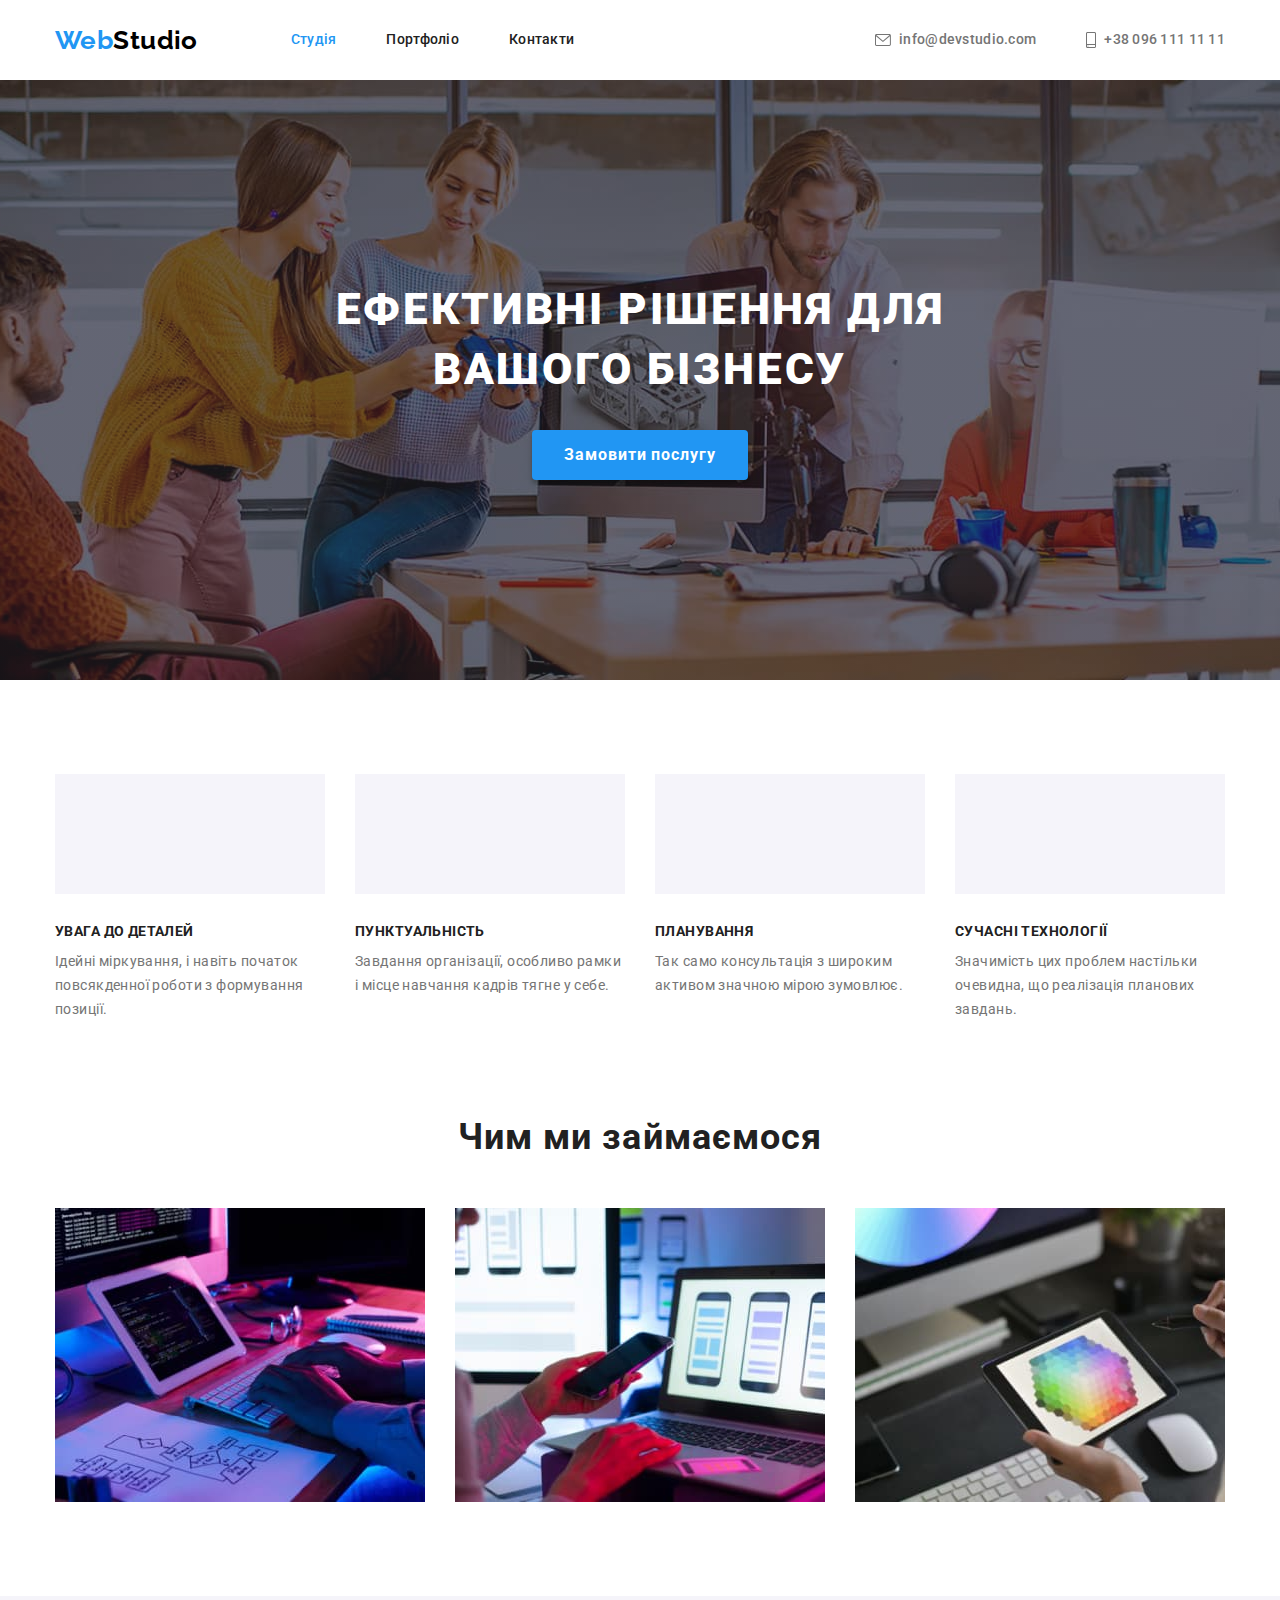
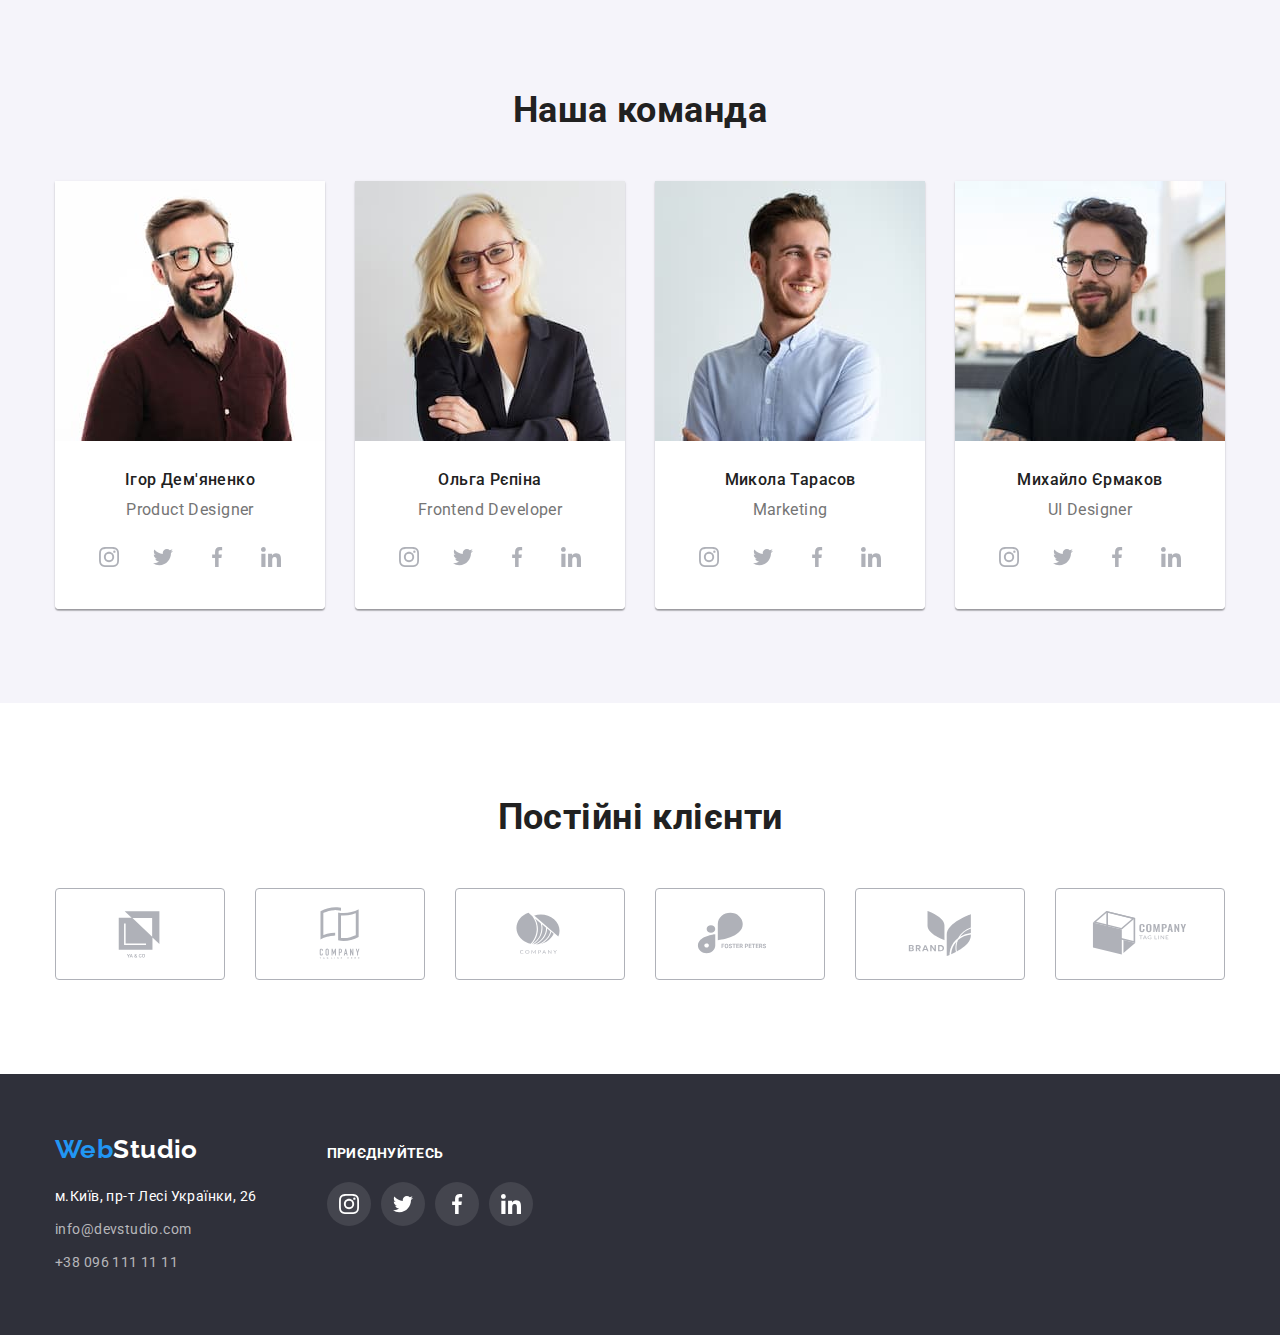
<file: index.html>
<!DOCTYPE html>
<html lang="uk">
  <head>
    <meta charset="UTF-8" />
    <meta http-equiv="X-UA-Compatible" content="IE=edge" />
    <meta name="viewport" content="width=device-width, initial-scale=1.0" />
    <title>goit-markup-hw-04</title>
    <link rel="preconnect" href="https://fonts.googleapis.com" />
    <link rel="preconnect" href="https://fonts.gstatic.com" crossorigin />
    <link
      href="https://fonts.googleapis.com/css2?family=Raleway:wght@700&family=Roboto:wght@400;500;700;900&display=swap"
      rel="stylesheet"
    />
    <link rel="stylesheet" href="./css/normalize-style.css" />
    <link rel="stylesheet" href="./css/style.css" />
  </head>
  <body>
    <!-- Панель навігації -->
    <header class="header">
      <div class="container">
        <a href="./index.html" class="logo" lang="en"><span class="logo-span">Web</span>Studio</a>
        <nav class="navigation">
          <ul class="navigation-list">
            <li class="navigation-item">
              <a href="./index.html" class="navigation-link current">Студія</a>
            </li>
            <li class="navigation-item">
              <a href="./portfolio.html" class="navigation-link">Портфоліо</a>
            </li>
            <li class="navigation-item">
              <a href="./temp.html" class="navigation-link">Контакти</a>
            </li>
          </ul>
        </nav>
        <div class="header-contacts">
          <a href="mailto:info@devstudio.com" class="contacts-link">
            <svg class="icon-mail">
              <use href="./icon/symbol-defs.svg#icon-mail"></use>
            </svg>
            info@devstudio.com
          </a>
          <a href="tel:+380961111111" class="contacts-link">
            <svg class="icon-phone">
              <use href="./icon/symbol-defs.svg#icon-smartphone"></use>
            </svg>
            +38 096 111 11 11
          </a>
        </div>
      </div>
    </header>
    <main>
      <!-- Hero -->
      <section class="hero">
        <div class="container">
          <h1 class="title-main">Ефективні рішення для вашого бізнесу</h1>
          <button type="button" class="button-main">Замовити послугу</button>
        </div>
      </section>
      <!-- Переваги -->
      <section class="advantage">
        <div class="container">
          <h2 class="visually-hidden">переваги</h2>
          <ul class="advantage-list">
            <li class="advantage-item">
              <div class="advantage-icon-div">
                <svg class="advantage-icon">
                  <use href="./icon/symbol-defs.svg#icon-antenna"></use>
                </svg>
              </div>
              <h3 class="advantage-title">увага до деталей</h3>
              <p class="advantage-text">
                Ідейні міркування, і навіть початок повсякденної роботи з формування позиції.
              </p>
            </li>
            <li class="advantage-item">
              <div class="advantage-icon-div">
                <svg class="advantage-icon">
                  <use href="./icon/symbol-defs.svg#icon-clock"></use>
                </svg>
              </div>
              <h3 class="advantage-title">пунктуальність</h3>
              <p class="advantage-text">
                Завдання організації, особливо рамки і місце навчання кадрів тягне у себе.
              </p>
            </li>
            <li class="advantage-item">
              <div class="advantage-icon-div">
                <svg class="advantage-icon">
                  <use href="./icon/symbol-defs.svg#icon-diagram"></use>
                </svg>
              </div>
              <h3 class="advantage-title">планування</h3>
              <p class="advantage-text">
                Так само консультація з широким активом значною мірою зумовлює.
              </p>
            </li>
            <li class="advantage-item">
              <div class="advantage-icon-div">
                <svg class="advantage-icon">
                  <use href="./icon/symbol-defs.svg#icon-astronaut"></use>
                </svg>
              </div>
              <h3 class="advantage-title">сучасні технології</h3>
              <p class="advantage-text">
                Значимість цих проблем настільки очевидна, що реалізація планових завдань.
              </p>
            </li>
          </ul>
        </div>
      </section>
      <!-- Чим ми займаємося -->
      <section class="what-we-do">
        <div class="container">
          <h2 class="what-we-do-title">Чим ми займаємося</h2>
          <ul class="what-we-do-list">
            <li>
              <img src="images/img1min.jpg" width="370" alt="img1" />
            </li>
            <li>
              <img src="images/img2min.jpg" width="370" alt="img2" />
            </li>
            <li>
              <img src="images/img3min.jpg" width="370" alt="img3" />
            </li>
          </ul>
        </div>
      </section>
      <!-- Наша команда -->
      <section class="team">
        <div class="container">
          <h2 class="team-title">Наша команда</h2>
          <ul class="team-list">
            <li class="team-item">
              <img src="images/team81sq.jpg" width="270" alt="Ігор Дем'яненко" />
              <div class="card-description">
                <h3 class="team-name">Ігор Дем'яненко</h3>
                <p class="team-description">Product Designer</p>
                <ul class="team-soc-list">
                  <li class="team-soc-item">
                    <a
                      class="team-soc-link"
                      href="https://www.instagram.com/"
                      target="_blank"
                      rel="noreferrer
                      noopener
                      nofollow"
                    >
                      <svg class="team-soc-icon">
                        <use href="./icon/symbol-defs.svg#icon-instagram"></use>
                      </svg>
                    </a>
                  </li>
                  <li class="team-soc-item">
                    <a
                      class="team-soc-link"
                      href="https://twitter.com/"
                      target="_blank"
                      rel="noreferrer
                      noopener
                      nofollow"
                      ><svg class="team-soc-icon">
                        <use href="./icon/symbol-defs.svg#icon-twitter"></use>
                      </svg>
                    </a>
                  </li>
                  <li class="team-soc-item">
                    <a
                      class="team-soc-link"
                      href="https://www.facebook.com/"
                      target="_blank"
                      rel="noreferrer
                      noopener
                      nofollow"
                      ><svg class="team-soc-icon">
                        <use href="./icon/symbol-defs.svg#icon-facebook"></use>
                      </svg>
                    </a>
                  </li>
                  <li class="team-soc-item">
                    <a
                      class="team-soc-link"
                      href="https://www.linkedin.com/"
                      target="_blank"
                      rel="noreferrer
                      noopener
                      nofollow"
                      ><svg class="team-soc-icon">
                        <use href="./icon/symbol-defs.svg#icon-linkedin"></use>
                      </svg>
                    </a>
                  </li>
                </ul>
              </div>
            </li>
            <li class="team-item">
              <img src="images/team82sq.jpg" width="270" alt="Ольга Рєпіна" />
              <div class="card-description">
                <h3 class="team-name">Ольга Рєпіна</h3>
                <p class="team-description">Frontend Developer</p>
                <ul class="team-soc-list">
                  <li class="team-soc-item">
                    <a
                      class="team-soc-link"
                      href="https://www.instagram.com/"
                      target="_blank"
                      rel="noreferrer
                      noopener
                      nofollow"
                    >
                      <svg class="team-soc-icon">
                        <use href="./icon/symbol-defs.svg#icon-instagram"></use>
                      </svg>
                    </a>
                  </li>
                  <li class="team-soc-item">
                    <a
                      class="team-soc-link"
                      href="https://twitter.com/"
                      target="_blank"
                      rel="noreferrer
                      noopener
                      nofollow"
                      ><svg class="team-soc-icon">
                        <use href="./icon/symbol-defs.svg#icon-twitter"></use>
                      </svg>
                    </a>
                  </li>
                  <li class="team-soc-item">
                    <a
                      class="team-soc-link"
                      href="https://www.facebook.com/"
                      target="_blank"
                      rel="noreferrer
                      noopener
                      nofollow"
                      ><svg class="team-soc-icon">
                        <use href="./icon/symbol-defs.svg#icon-facebook"></use>
                      </svg>
                    </a>
                  </li>
                  <li class="team-soc-item soc-item-link">
                    <a
                      class="team-soc-link"
                      href="https://www.linkedin.com/"
                      target="_blank"
                      rel="noreferrer
                      noopener
                      nofollow"
                      ><svg class="team-soc-icon">
                        <use href="./icon/symbol-defs.svg#icon-linkedin"></use>
                      </svg>
                    </a>
                  </li>
                </ul>
              </div>
            </li>
            <li class="team-item">
              <img src="images/team83sq.jpg" width="270" alt="Микола Тарасов" />
              <div class="card-description">
                <h3 class="team-name">Микола Тарасов</h3>
                <p class="team-description">Marketing</p>
                <ul class="team-soc-list">
                  <li class="team-soc-item">
                    <a
                      class="team-soc-link"
                      href="https://www.instagram.com/"
                      target="_blank"
                      rel="noreferrer
                      noopener
                      nofollow"
                    >
                      <svg class="team-soc-icon">
                        <use href="./icon/symbol-defs.svg#icon-instagram"></use>
                      </svg>
                    </a>
                  </li>
                  <li class="team-soc-item">
                    <a
                      class="team-soc-link"
                      href="https://twitter.com/"
                      target="_blank"
                      rel="noreferrer
                      noopener
                      nofollow"
                      ><svg class="team-soc-icon">
                        <use href="./icon/symbol-defs.svg#icon-twitter"></use>
                      </svg>
                    </a>
                  </li>
                  <li class="team-soc-item">
                    <a
                      class="team-soc-link"
                      href="https://www.facebook.com/"
                      target="_blank"
                      rel="noreferrer
                      noopener
                      nofollow"
                      ><svg class="team-soc-icon">
                        <use href="./icon/symbol-defs.svg#icon-facebook"></use>
                      </svg>
                    </a>
                  </li>
                  <li class="team-soc-item">
                    <a
                      class="team-soc-link"
                      href="https://www.linkedin.com/"
                      target="_blank"
                      rel="noreferrer
                      noopener
                      nofollow"
                      ><svg class="team-soc-icon">
                        <use href="./icon/symbol-defs.svg#icon-linkedin"></use>
                      </svg>
                    </a>
                  </li>
                </ul>
              </div>
            </li>
            <li class="team-item">
              <img src="images/team84sq.jpg" width="270" alt="Михайло Єрмаков" />
              <div class="card-description">
                <h3 class="team-name">Михайло Єрмаков</h3>
                <p class="team-description">UI Designer</p>
                <ul class="team-soc-list">
                  <li class="team-soc-item">
                    <a
                      class="team-soc-link"
                      href="https://www.instagram.com/"
                      target="_blank"
                      rel="noreferrer
                      noopener
                      nofollow"
                    >
                      <svg class="team-soc-icon">
                        <use href="./icon/symbol-defs.svg#icon-instagram"></use>
                      </svg>
                    </a>
                  </li>
                  <li class="team-soc-item">
                    <a
                      class="team-soc-link"
                      href="https://twitter.com/"
                      target="_blank"
                      rel="noreferrer
                      noopener
                      nofollow"
                      ><svg class="team-soc-icon">
                        <use href="./icon/symbol-defs.svg#icon-twitter"></use>
                      </svg>
                    </a>
                  </li>
                  <li class="team-soc-item">
                    <a
                      class="team-soc-link"
                      href="https://www.facebook.com/"
                      target="_blank"
                      rel="noreferrer
                      noopener
                      nofollow"
                      ><svg class="team-soc-icon">
                        <use href="./icon/symbol-defs.svg#icon-facebook"></use>
                      </svg>
                    </a>
                  </li>
                  <li class="team-soc-item">
                    <a
                      class="team-soc-link"
                      href="https://www.linkedin.com/"
                      target="_blank"
                      rel="noreferrer
                      noopener
                      nofollow"
                      ><svg class="team-soc-icon">
                        <use href="./icon/symbol-defs.svg#icon-linkedin"></use>
                      </svg>
                    </a>
                  </li>
                </ul>
              </div>
            </li>
          </ul>
        </div>
      </section>
      <!-- Постійні Клієнти -->
      <section class="clients">
        <div class="container">
          <h2 class="clients-title">Постійні клієнти</h2>
          <ul class="clients-list">
            <li class="clients-item">
              <a
                class="client-link"
                href="#"
                target="_blank"
                rel="noreferrer
                      noopener
                      nofollow"
              >
                <svg class="clients-icon">
                  <use href="./icon/symbol-defs.svg#icon-Logoyaco"></use>
                </svg>
              </a>
            </li>
            <li class="clients-item">
              <a
                class="client-link"
                href="#"
                target="_blank"
                rel="noreferrer
                      noopener
                      nofollow"
              >
                <svg class="clients-icon">
                  <use href="./icon/symbol-defs.svg#icon-Logoteg"></use>
                </svg>
              </a>
            </li>
            <li class="clients-item">
              <a
                class="client-link"
                href="#"
                target="_blank"
                rel="noreferrer
                      noopener
                      nofollow"
              >
                <svg class="clients-icon">
                  <use href="./icon/symbol-defs.svg#icon-Logocom"></use>
                </svg>
              </a>
            </li>
            <li class="clients-item">
              <a
                class="client-link"
                href="#"
                target="_blank"
                rel="noreferrer
                      noopener
                      nofollow"
              >
                <svg class="clients-icon">
                  <use href="./icon/symbol-defs.svg#icon-Logofost"></use>
                </svg>
              </a>
            </li>
            <li class="clients-item">
              <a
                class="client-link"
                href="#"
                target="_blank"
                rel="noreferrer
                      noopener
                      nofollow"
              >
                <svg class="clients-icon">
                  <use href="./icon/symbol-defs.svg#icon-Logobrand"></use>
                </svg>
              </a>
            </li>
            <li class="clients-item">
              <a
                class="client-link"
                href="#"
                target="_blank"
                rel="noreferrer
                      noopener
                      nofollow"
              >
                <svg class="clients-icon">
                  <use href="./icon/symbol-defs.svg#icon-Logoline"></use>
                </svg>
              </a>
            </li>
          </ul>
        </div>
      </section>
    </main>
    <!-- Футер -->
    <footer class="footer">
      <div class="container">
        <div class="footer-contacts">
          <h2 class="visually-hidden">контакти <span lang="en">webstudio</span></h2>
          <a href="./index.html" class="logo footer-logo" lang="en"
            ><span class="logo-span">Web</span>Studio</a
          >
          <address class="footer-address">
            <ul class="footer-address-list">
              <li class="footer-address-item">
                <a
                  href="https://goo.gl/maps/Vq4ThPcJuNUEZJUE8"
                  target="_blank"
                  rel="noopener nofollow norefferer"
                  class="footer-address-link"
                >
                  м.Київ, пр-т Лесі Українки, 26
                </a>
              </li>
              <li class="footer-address-item">
                <a href="mailto:info@devstudio.com" class="footer-contacts">info@devstudio.com </a>
              </li>
              <li class="footer-address-item">
                <a href="tel:+380961111111" class="footer-contacts">+38 096 111 11 11</a>
              </li>
            </ul>
          </address>
        </div>
        <div class="footer-soc">
          <p class="footer-soc-title">приєднуйтесь</p>
          <ul class="footer-soc-list">
            <li class="footer-soc-item">
              <a
                class="footer-soc-link"
                href="https://www.instagram.com/"
                target="_blank"
                rel="noreferrer
                      noopener
                      nofollow"
              >
                <svg class="footer-soc-icon">
                  <use href="./icon/symbol-defs.svg#icon-instagram"></use>
                </svg>
              </a>
            </li>
            <li class="footer-soc-item">
              <a
                class="footer-soc-link"
                href="https://twitter.com/"
                target="_blank"
                rel="noreferrer
                      noopener
                      nofollow"
                ><svg class="footer-soc-icon">
                  <use href="./icon/symbol-defs.svg#icon-twitter"></use>
                </svg>
              </a>
            </li>
            <li class="footer-soc-item">
              <a
                class="footer-soc-link"
                href="https://www.facebook.com/"
                target="_blank"
                rel="noreferrer
                      noopener
                      nofollow"
                ><svg class="footer-soc-icon">
                  <use href="./icon/symbol-defs.svg#icon-facebook"></use>
                </svg>
              </a>
            </li>
            <li class="footer-soc-item">
              <a
                class="footer-soc-link"
                href="https://www.linkedin.com/"
                target="_blank"
                rel="noreferrer
                      noopener
                      nofollow"
                ><svg class="footer-soc-icon">
                  <use href="./icon/symbol-defs.svg#icon-linkedin"></use>
                </svg>
              </a>
            </li>
          </ul>
        </div>
      </div>
    </footer>
    <script src="./js/modal.js"></script>
  </body>
</html>
</file>
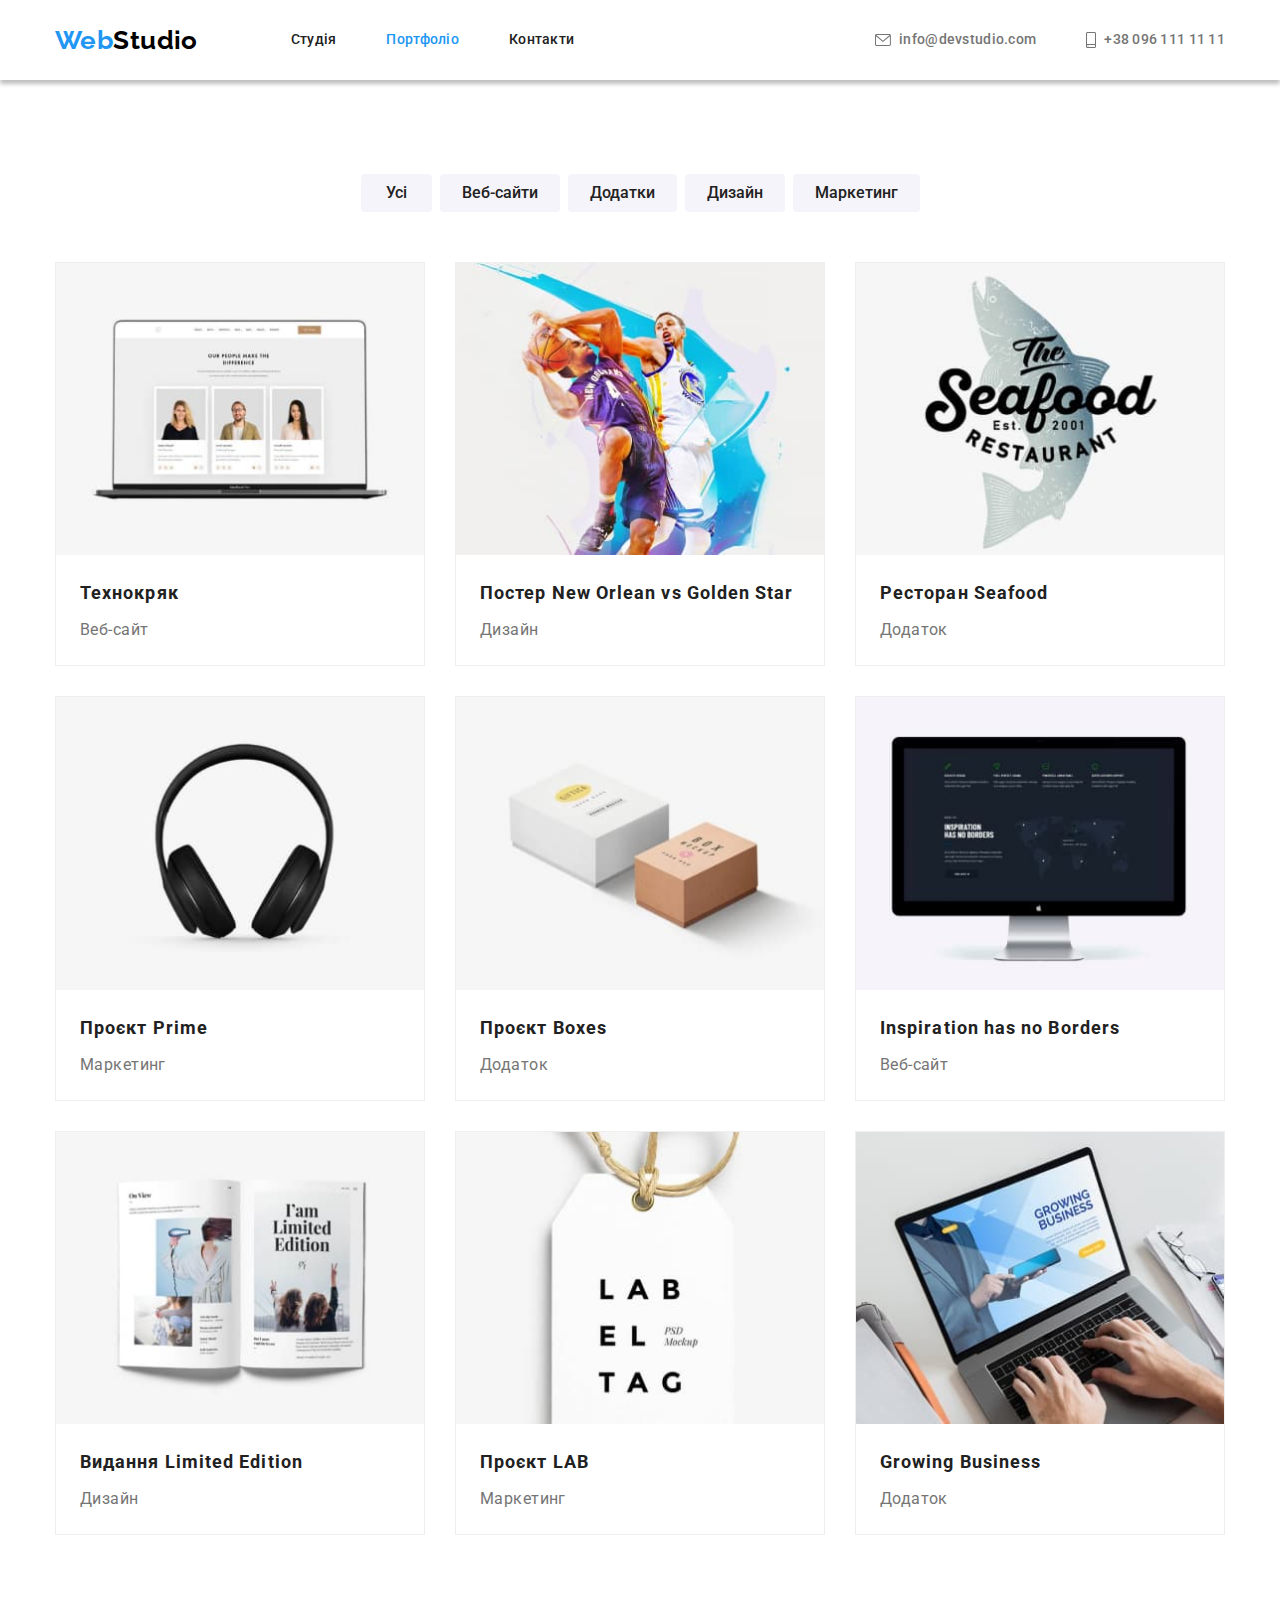
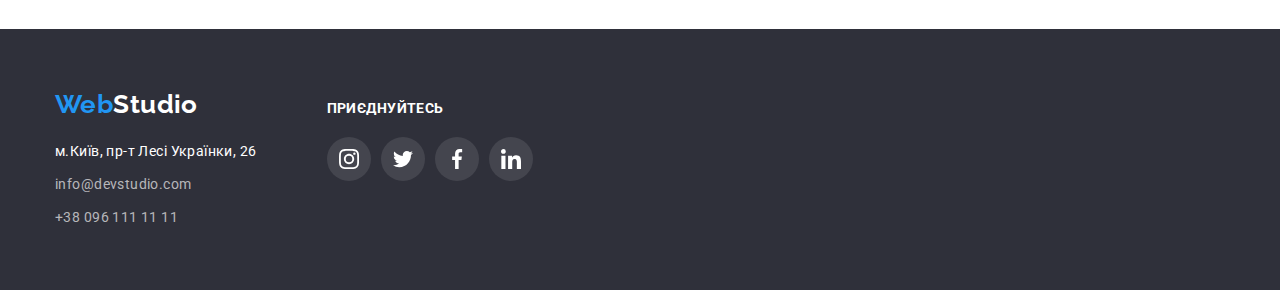
<file: portfolio.html>
<!DOCTYPE html>
<html lang="uk">
  <head>
    <meta charset="UTF-8" />
    <meta http-equiv="X-UA-Compatible" content="IE=edge" />
    <meta name="viewport" content="width=device-width, initial-scale=1.0" />
    <title>Portfolio</title>
    <link rel="preconnect" href="https://fonts.googleapis.com" />
    <link rel="preconnect" href="https://fonts.gstatic.com" crossorigin />
    <link
      href="https://fonts.googleapis.com/css2?family=Raleway:wght@700&family=Roboto:wght@400;500;700;900&display=swap"
      rel="stylesheet"
    />
    <link rel="stylesheet" href="./css/normalize-style.css" />
    <link rel="stylesheet" href="./css/style.css" />
  </head>
  <body>
    <!-- Панель навігації -->
    <header class="header">
      <div class="container">
        <a href="./index.html" class="logo" lang="en"><span class="logo-span">Web</span>Studio</a>
        <nav class="navigation">
          <ul class="navigation-list">
            <li class="navigation-item">
              <a href="./index.html" class="navigation-link">Студія</a>
            </li>
            <li class="navigation-item">
              <a href="./portfolio.html" class="navigation-link current">Портфоліо</a>
            </li>
            <li class="navigation-item">
              <a href="#" class="navigation-link">Контакти</a>
            </li>
          </ul>
        </nav>
        <div class="header-contacts">
          <a href="mailto:info@devstudio.com" class="contacts-link">
            <svg class="icon-mail">
              <use href="./icon/symbol-defs.svg#icon-mail"></use>
            </svg>
            info@devstudio.com
          </a>
          <a href="tel:+380961111111" class="contacts-link">
            <svg class="icon-phone">
              <use href="./icon/symbol-defs.svg#icon-smartphone"></use>
            </svg>
            +38 096 111 11 11
          </a>
        </div>
      </div>
    </header>
    <main>
      <section class="our-portfolio">
        <div class="container">
          <h1 class="visually-hidden">Our Portfolio</h1>
          <ul class="web-filter">
            <li><button type="button" class="filter-button all">Усі</button></li>
            <li><button type="button" class="filter-button">Веб-сайти</button></li>
            <li><button type="button" class="filter-button">Додатки</button></li>
            <li><button type="button" class="filter-button">Дизайн</button></li>
            <li><button type="button" class="filter-button">Маркетинг</button></li>
          </ul>
          <ul class="works">
            <li class="portfolio-card">
              <a href="#" class="portfolio-link">
                <img src="./images/techno.jpg" alt="Технокряк" width="370" />
                <div class="works-technology">
                  <h2 class="works-title">Технокряк</h2>
                  <p class="works-description">Веб-сайт</p>
                </div>
              </a>
            </li>
            <li class="portfolio-card">
              <a href="#" class="portfolio-link">
                <img src="./images/poster_golden_star.jpg" alt="Постер" width="370" />
                <div class="works-technology">
                  <h2 class="works-title">Постер New Orlean vs Golden Star</h2>
                  <p class="works-description">Дизайн</p>
                </div>
              </a>
            </li>
            <li class="portfolio-card">
              <a href="#" class="portfolio-link">
                <img src="./images/restaurant.jpg" alt="Ресторан" width="370" />
                <div class="works-technology">
                  <h2 class="works-title">Ресторан Seafood</h2>
                  <p class="works-description">Додаток</p>
                </div>
              </a>
            </li>
            <li class="portfolio-card">
              <a href="#" class="portfolio-link">
                <img src="./images/project_prime.jpg" alt="Проєкт Prime" width="370" />
                <div class="works-technology">
                  <h2 class="works-title">Проєкт Prime</h2>
                  <p class="works-description">Маркетинг</p>
                </div>
              </a>
            </li>
            <li class="portfolio-card">
              <a href="#" class="portfolio-link">
                <img src="./images/project_boxes.jpg" alt="Проєкт Boxes" width="370" />
                <div class="works-technology">
                  <h2 class="works-title">Проєкт Boxes</h2>
                  <p class="works-description">Додаток</p>
                </div>
              </a>
            </li>
            <li class="portfolio-card">
              <a href="#" class="portfolio-link">
                <img src="./images/inspiration.jpg" alt="Inspiration" width="370" />
                <div class="works-technology">
                  <h2 class="works-title">Inspiration has no Borders</h2>
                  <p class="works-description">Веб-сайт</p>
                </div>
              </a>
            </li>
            <li class="portfolio-card">
              <a href="#" class="portfolio-link">
                <img src="./images/limited_edition.jpg" alt="Видання" width="370" />
                <div class="works-technology">
                  <h2 class="works-title">Видання Limited Edition</h2>
                  <p class="works-description">Дизайн</p>
                </div>
              </a>
            </li>
            <li class="portfolio-card">
              <a href="#" class="portfolio-link">
                <img src="./images/project_lab.jpg" alt="Проєкт LAB" width="370" />
                <div class="works-technology">
                  <h2 class="works-title">Проєкт LAB</h2>
                  <p class="works-description">Маркетинг</p>
                </div>
              </a>
            </li>
            <li class="portfolio-card">
              <a href="#" class="portfolio-link">
                <img src="./images/growing_businesmin.jpg" alt="Growing Business" width="370" />
                <div class="works-technology">
                  <h2 class="works-title">Growing Business</h2>
                  <p class="works-description">Додаток</p>
                </div>
              </a>
            </li>
          </ul>
        </div>
      </section>
    </main>
    <footer class="footer">
      <div class="container">
        <div class="footer-contacts">
          <h2 class="visually-hidden">контакти <span lang="en">webstudio</span></h2>
          <a href="./index.html" class="logo footer-logo" lang="en"
            ><span class="logo-span">Web</span>Studio</a
          >
          <address class="footer-address">
            <ul class="footer-address-list">
              <li class="footer-address-item">
                <a
                  href="https://goo.gl/maps/Vq4ThPcJuNUEZJUE8"
                  target="_blank"
                  rel="noopener nofollow norefferer"
                  class="footer-address-link"
                >
                  м.Київ, пр-т Лесі Українки, 26
                </a>
              </li>
              <li class="footer-address-item">
                <a href="mailto:info@devstudio.com" class="footer-contacts">info@devstudio.com </a>
              </li>
              <li class="footer-address-item">
                <a href="tel:+380961111111" class="footer-contacts">+38 096 111 11 11</a>
              </li>
            </ul>
          </address>
        </div>
        <div class="footer-soc">
          <p class="footer-soc-title">приєднуйтесь</p>
          <ul class="footer-soc-list">
            <li class="footer-soc-item">
              <a
                class="footer-soc-link"
                href="https://www.instagram.com/"
                target="_blank"
                rel="noreferrer
                      noopener
                      nofollow"
              >
                <svg class="footer-soc-icon">
                  <use href="./icon/symbol-defs.svg#icon-instagram"></use>
                </svg>
              </a>
            </li>
            <li class="footer-soc-item">
              <a
                class="footer-soc-link"
                href="https://twitter.com/"
                target="_blank"
                rel="noreferrer
                      noopener
                      nofollow"
                ><svg class="footer-soc-icon">
                  <use href="./icon/symbol-defs.svg#icon-twitter"></use>
                </svg>
              </a>
            </li>
            <li class="footer-soc-item">
              <a
                class="footer-soc-link"
                href="https://www.facebook.com/"
                target="_blank"
                rel="noreferrer
                      noopener
                      nofollow"
                ><svg class="footer-soc-icon">
                  <use href="./icon/symbol-defs.svg#icon-facebook"></use>
                </svg>
              </a>
            </li>
            <li class="footer-soc-item">
              <a
                class="footer-soc-link"
                href="https://www.linkedin.com/"
                target="_blank"
                rel="noreferrer
                      noopener
                      nofollow"
                ><svg class="footer-soc-icon">
                  <use href="./icon/symbol-defs.svg#icon-linkedin"></use>
                </svg>
              </a>
            </li>
          </ul>
        </div>
      </div>
    </footer>
  </body>
</html>
</file>
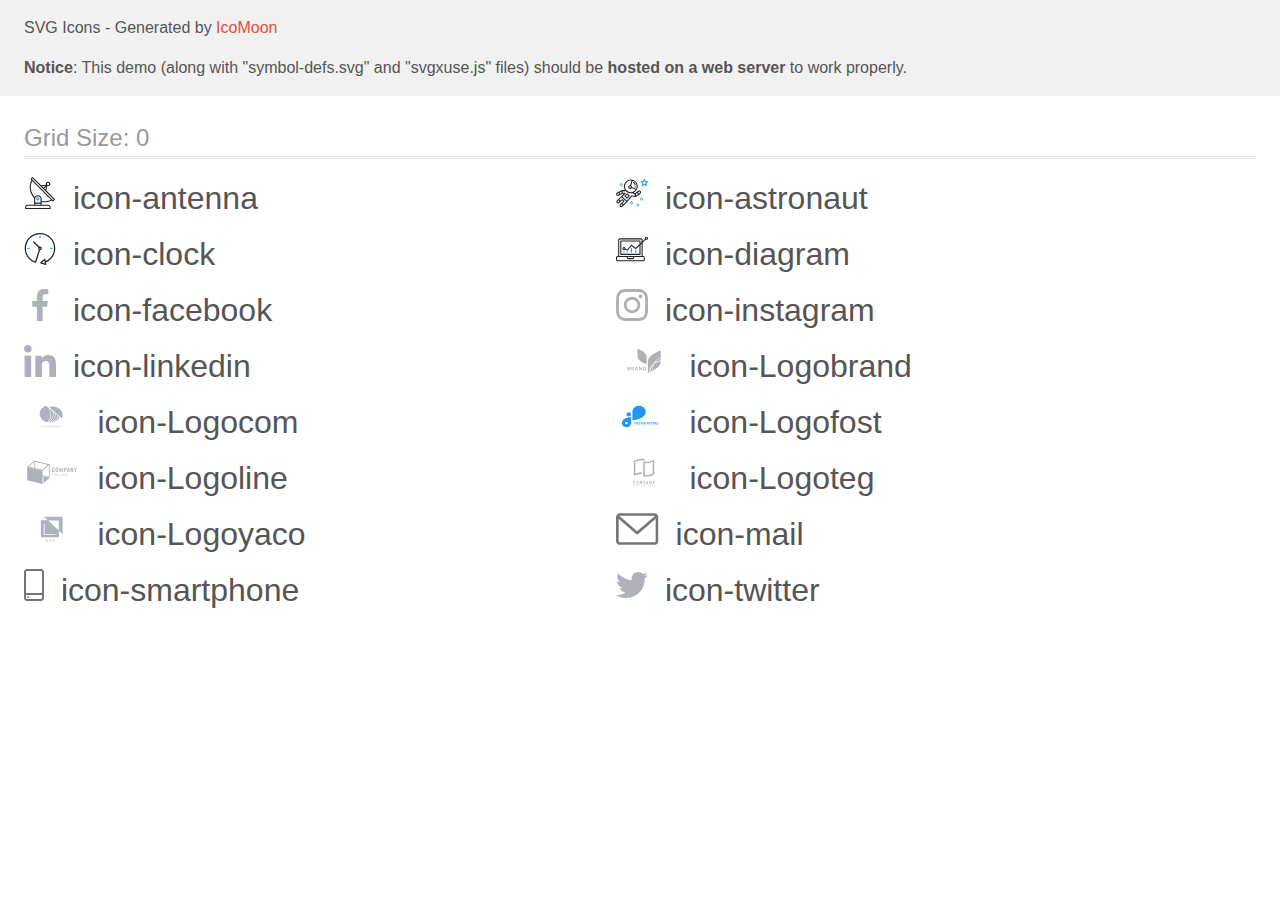
<file: icon/icomoon/demo-external-svg.html>
<!doctype html>
<html>
<head>
    <title>IcoMoon - SVG Icons</title>
    <meta charset="utf-8">
    <meta name="viewport" content="width=device-width, initial-scale=1">
    <link rel="stylesheet" href="demo-files/demo.css">
    <link rel="stylesheet" href="style.css">
</head>
<body>
<header class="bgc1 clearfix">
<div class="mhl">
    <p>SVG Icons - Generated by <a href="https://icomoon.io/app">IcoMoon</a></p><p><strong>Notice</strong>: This demo (along with "symbol-defs.svg" and "svgxuse.js" files) should be <b>hosted on a web server</b> to work properly.</p>
</div>
</header>
    <div class="clearfix mhl ptl">
        <h1 class="mvm mtn fgc1">Grid Size: 0</h1>
        <div class="glyph fs1">
            <div class="clearfix pbs">
                <svg class="icon icon-antenna"><use xlink:href="symbol-defs.svg#icon-antenna"></use></svg><span class="name"> icon-antenna</span>
            </div>
        </div>
        <div class="glyph fs1">
            <div class="clearfix pbs">
                <svg class="icon icon-astronaut"><use xlink:href="symbol-defs.svg#icon-astronaut"></use></svg><span class="name"> icon-astronaut</span>
            </div>
        </div>
        <div class="glyph fs1">
            <div class="clearfix pbs">
                <svg class="icon icon-clock"><use xlink:href="symbol-defs.svg#icon-clock"></use></svg><span class="name"> icon-clock</span>
            </div>
        </div>
        <div class="glyph fs1">
            <div class="clearfix pbs">
                <svg class="icon icon-diagram"><use xlink:href="symbol-defs.svg#icon-diagram"></use></svg><span class="name"> icon-diagram</span>
            </div>
        </div>
        <div class="glyph fs1">
            <div class="clearfix pbs">
                <svg class="icon icon-facebook"><use xlink:href="symbol-defs.svg#icon-facebook"></use></svg><span class="name"> icon-facebook</span>
            </div>
        </div>
        <div class="glyph fs1">
            <div class="clearfix pbs">
                <svg class="icon icon-instagram"><use xlink:href="symbol-defs.svg#icon-instagram"></use></svg><span class="name"> icon-instagram</span>
            </div>
        </div>
        <div class="glyph fs1">
            <div class="clearfix pbs">
                <svg class="icon icon-linkedin"><use xlink:href="symbol-defs.svg#icon-linkedin"></use></svg><span class="name"> icon-linkedin</span>
            </div>
        </div>
        <div class="glyph fs1">
            <div class="clearfix pbs">
                <svg class="icon icon-Logobrand"><use xlink:href="symbol-defs.svg#icon-Logobrand"></use></svg><span class="name"> icon-Logobrand</span>
            </div>
        </div>
        <div class="glyph fs1">
            <div class="clearfix pbs">
                <svg class="icon icon-Logocom"><use xlink:href="symbol-defs.svg#icon-Logocom"></use></svg><span class="name"> icon-Logocom</span>
            </div>
        </div>
        <div class="glyph fs1">
            <div class="clearfix pbs">
                <svg class="icon icon-Logofost"><use xlink:href="symbol-defs.svg#icon-Logofost"></use></svg><span class="name"> icon-Logofost</span>
            </div>
        </div>
        <div class="glyph fs1">
            <div class="clearfix pbs">
                <svg class="icon icon-Logoline"><use xlink:href="symbol-defs.svg#icon-Logoline"></use></svg><span class="name"> icon-Logoline</span>
            </div>
        </div>
        <div class="glyph fs1">
            <div class="clearfix pbs">
                <svg class="icon icon-Logoteg"><use xlink:href="symbol-defs.svg#icon-Logoteg"></use></svg><span class="name"> icon-Logoteg</span>
            </div>
        </div>
        <div class="glyph fs1">
            <div class="clearfix pbs">
                <svg class="icon icon-Logoyaco"><use xlink:href="symbol-defs.svg#icon-Logoyaco"></use></svg><span class="name"> icon-Logoyaco</span>
            </div>
        </div>
        <div class="glyph fs1">
            <div class="clearfix pbs">
                <svg class="icon icon-mail"><use xlink:href="symbol-defs.svg#icon-mail"></use></svg><span class="name"> icon-mail</span>
            </div>
        </div>
        <div class="glyph fs1">
            <div class="clearfix pbs">
                <svg class="icon icon-smartphone"><use xlink:href="symbol-defs.svg#icon-smartphone"></use></svg><span class="name"> icon-smartphone</span>
            </div>
        </div>
        <div class="glyph fs1">
            <div class="clearfix pbs">
                <svg class="icon icon-twitter"><use xlink:href="symbol-defs.svg#icon-twitter"></use></svg><span class="name"> icon-twitter</span>
            </div>
        </div>
  </div>
<script defer src="svgxuse.js"></script>
</body>
</html>
</file>
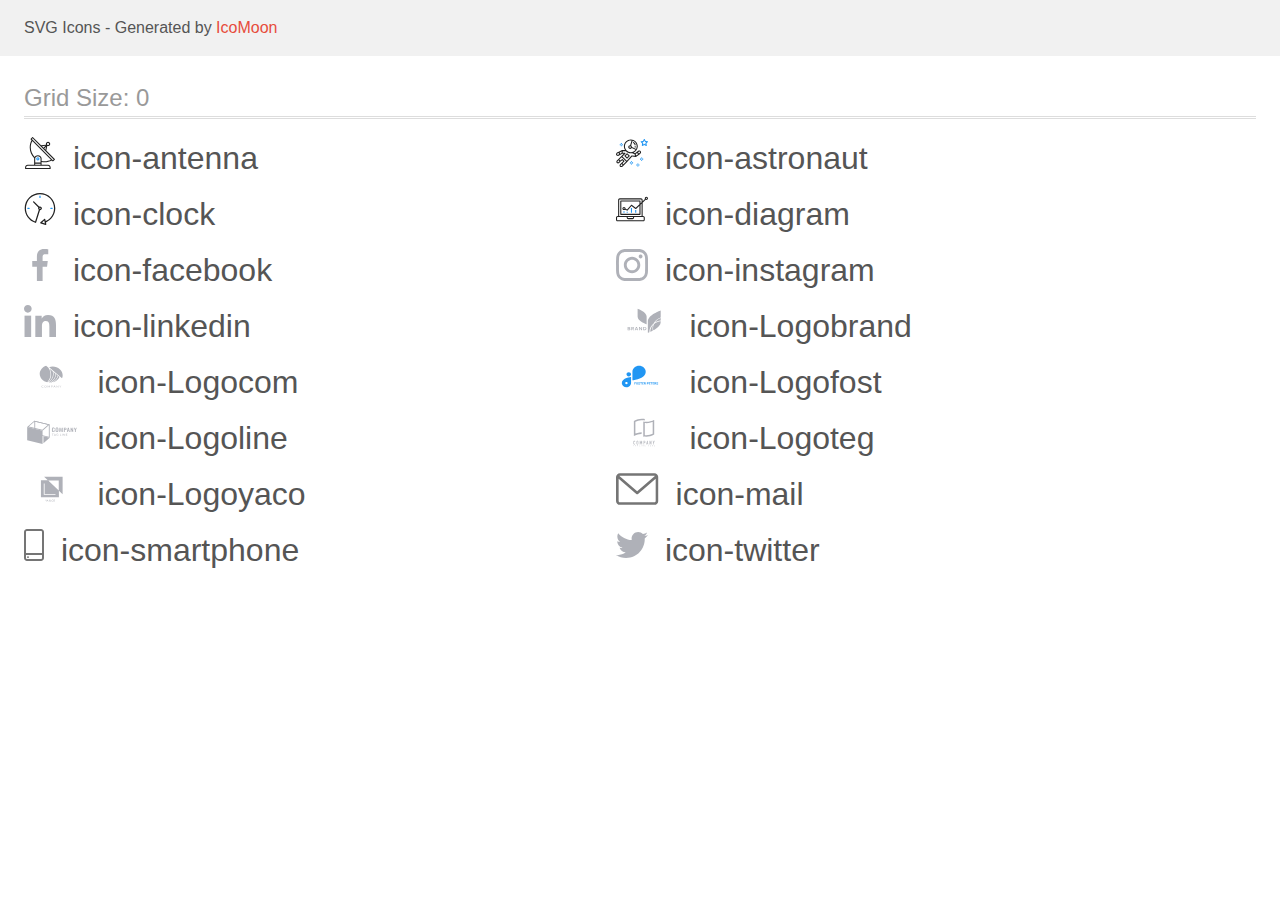
<file: icon/icomoon/demo.html>
<!doctype html>
<html>
<head>
    <title>IcoMoon - SVG Icons</title>
    <meta charset="utf-8">
    <meta name="viewport" content="width=device-width, initial-scale=1">
    <link rel="stylesheet" href="demo-files/demo.css">
    <link rel="stylesheet" href="style.css">
</head>
<body>
<svg aria-hidden="true" style="position: absolute; width: 0; height: 0; overflow: hidden;" version="1.1" xmlns="http://www.w3.org/2000/svg" xmlns:xlink="http://www.w3.org/1999/xlink">
<defs>
<symbol id="icon-antenna" viewBox="0 0 32 32">
<path fill="#212121" style="fill: var(--color1, #212121)" d="M30.773 22.098l-8.443-8.505 0.937-4.616c0.225 0.090 0.485 0.144 0.758 0.146h0.007c0.008 0 0.017 0 0.026 0 1.192 0 2.159-0.967 2.159-2.159s-0.967-2.159-2.159-2.159c-1.192 0-2.159 0.967-2.159 2.159 0 0.259 0.046 0.508 0.13 0.739l-0.005-0.015-4.96 0.606-8.091-8.133c-0.096-0.098-0.229-0.159-0.376-0.16h-0c-0.14 0.001-0.274 0.057-0.373 0.155l-1.512 1.504c-0.096 0.097-0.156 0.23-0.156 0.377s0.060 0.281 0.156 0.377v0l0.814 0.825c-1.143 2.062-1.816 4.522-1.816 7.139 0 4.106 1.656 7.824 4.336 10.525l-0.001-0.001c0.043 0.041 0.092 0.074 0.146 0.097-0.032 0.164-0.051 0.353-0.052 0.546v6.188h-6.4c-1.472 0.001-2.666 1.194-2.667 2.666v1.067c0 0.295 0.239 0.534 0.534 0.534h24.534c0.294 0 0.533-0.239 0.533-0.534v-1.067c-0.002-1.472-1.195-2.665-2.666-2.666h-6.4v-2.742c1.003 0.21 2.024 0.317 3.049 0.32 2.58-0.003 5.005-0.663 7.117-1.822l-0.077 0.039 0.818 0.823c0.099 0.101 0.235 0.159 0.376 0.16 0.14-0.001 0.274-0.057 0.373-0.155l1.512-1.504c0.096-0.097 0.156-0.23 0.156-0.377s-0.060-0.281-0.156-0.377v0zM23.28 6.233c0.193-0.192 0.459-0.31 0.752-0.31 0.589 0 1.067 0.478 1.067 1.066s-0.477 1.066-1.067 1.066c-0 0-0 0-0 0h-0.004c-0.587-0.003-1.061-0.479-1.061-1.066 0-0.295 0.12-0.563 0.314-0.756l0-0h-0.002zM22.024 9.737l-0.598 2.946-1.175-1.183 1.774-1.763zM21.419 8.835l-1.92 1.909-1.486-1.493 3.406-0.416zM24.004 28.8c0.884 0 1.6 0.716 1.6 1.6v0 0.534h-23.466v-0.534c0-0.884 0.716-1.6 1.6-1.6v0h20.267zM16.538 26.666v1.067h-5.334v-1.067h5.334zM11.204 25.6v-4.053c0-1.294 1.196-2.346 2.667-2.346s2.667 1.053 2.667 2.346v4.053h-5.334zM17.604 23.904v-2.357c0-1.882-1.675-3.413-3.733-3.413-0.017-0-0.038-0-0.058-0-1.353 0-2.54 0.707-3.213 1.771l-0.009 0.016c-2.36-2.482-3.812-5.846-3.812-9.55 0-2.314 0.567-4.496 1.569-6.414l-0.036 0.077 18.602 18.709c-1.823 0.947-3.979 1.502-6.266 1.502-1.079 0-2.128-0.124-3.136-0.357l0.093 0.018zM28.893 23.22l-21.057-21.181 0.754-0.752 7.935 7.98c0.004 0 0.006 0.007 0.010 0.010l13.114 13.191-0.757 0.752z"></path>
<path fill="#2196f3" style="fill: var(--color2, #2196f3)" d="M13.876 20.267h-0.005c-0.001 0-0.002 0-0.002 0-0.884 0-1.6 0.716-1.6 1.6s0.715 1.599 1.597 1.6h0.005c0.001 0 0.001 0 0.002 0 0.884 0 1.6-0.716 1.6-1.6s-0.715-1.599-1.598-1.6h-0zM14.249 22.245c-0.096 0.096-0.229 0.155-0.376 0.155-0.295 0-0.534-0.239-0.534-0.534s0.238-0.533 0.532-0.533h0c0.293 0.001 0.531 0.239 0.531 0.533 0 0.148-0.060 0.282-0.157 0.378l-0 0h0.005z"></path>
</symbol>
<symbol id="icon-astronaut" viewBox="0 0 32 32">
<path fill="#2196f3" style="fill: var(--color2, #2196f3)" d="M31.974 4.524c-0.064-0.191-0.227-0.332-0.427-0.362l-0.003-0-1.911-0.278-0.855-1.731c-0.179-0.365-0.777-0.365-0.956 0l-0.855 1.731-1.911 0.278c-0.26 0.039-0.457 0.26-0.457 0.528 0 0.15 0.062 0.285 0.161 0.382l1.383 1.348-0.326 1.903c-0.034 0.2 0.048 0.402 0.212 0.522 0.166 0.12 0.383 0.135 0.562 0.040l1.709-0.899 1.709 0.899c0.072 0.038 0.157 0.061 0.247 0.061 0.295 0 0.534-0.239 0.534-0.534 0-0.031-0.003-0.062-0.008-0.092l0 0.003-0.326-1.903 1.383-1.348c0.099-0.097 0.161-0.233 0.161-0.382 0-0.059-0.009-0.115-0.027-0.168l0.001 0.004zM29.511 5.851c-0.126 0.122-0.183 0.299-0.153 0.472l0.191 1.114-1-0.526c-0.072-0.039-0.158-0.062-0.249-0.062s-0.177 0.023-0.252 0.063l0.003-0.001-1 0.526 0.191-1.114c0.005-0.027 0.008-0.059 0.008-0.091 0-0.149-0.061-0.285-0.16-0.381l-0-0-0.811-0.79 1.119-0.162c0.174-0.025 0.324-0.134 0.402-0.292l0.5-1.013 0.5 1.013c0.078 0.158 0.228 0.267 0.402 0.292l1.119 0.162-0.809 0.79zM26.134 20.522h-1.067v1.067h1.067v-1.067zM26.134 22.656h-1.067v1.066h1.067v-1.066zM27.2 21.589h-1.067v1.067h1.067v-1.067zM25.067 21.589h-1.067v1.067h1.067v-1.067zM22.4 26.389h-1.067v1.067h1.067v-1.067zM22.4 28.523h-1.067v1.067h1.067v-1.067zM23.467 27.456h-1.067v1.067h1.067v-1.067zM21.334 27.456h-1.067v1.067h1.067v-1.067zM16 24.256h-1.066v1.067h1.066v-1.067zM16 26.389h-1.066v1.067h1.066v-1.067zM17.067 25.322h-1.067v1.067h1.067v-1.067zM14.934 25.322h-1.067v1.067h1.067v-1.067zM5.867 6.122h-1.066v1.066h1.066v-1.066zM5.867 8.256h-1.066v1.066h1.066v-1.066zM6.933 7.189h-1.067v1.067h1.066v-1.067zM4.8 7.189h-1.067v1.067h1.067v-1.067z"></path>
<path fill="#212121" style="fill: var(--color1, #212121)" d="M24.715 14.16c-0.28-0.376-0.698-0.636-1.179-0.703l-0.009-0.001c-0.076-0.012-0.164-0.018-0.254-0.018-0.411 0-0.789 0.139-1.090 0.373l0.004-0.003-1.253 0.96-1.898 1.417-1.358-0.541c2.421-1.086 4.113-3.508 4.113-6.32 0-3.823-3.122-6.934-6.961-6.934s-6.961 3.11-6.961 6.934c0 1.386 0.415 2.674 1.12 3.759l-2.768-0.024c-0.009 0-0.016 0.005-0.023 0.005-0.057 0.003-0.11 0.014-0.159 0.033l0.004-0.001c-0.013 0.005-0.026 0.007-0.038 0.013-0.006 0.003-0.013 0.003-0.019 0.006l-3.233 1.596c-0 0-0.001 0-0.001 0.001l-1.893 0.91c-0.024 0.011-0.045 0.023-0.065 0.036l0.001-0.001c-0.482 0.324-0.795 0.867-0.795 1.483 0 0.297 0.073 0.577 0.201 0.823l-0.005-0.010c0.22 0.424 0.592 0.742 1.043 0.885l0.013 0.003c0.161 0.053 0.345 0.083 0.537 0.083 0.308 0 0.598-0.078 0.851-0.216l-0.009 0.005 1.388-0.738 2.264-1.169 1.357-0.008-5.442 5.415c0 0.001-0.001 0.001-0.001 0.001l-1.339 1.333c-0.303 0.299-0.491 0.714-0.491 1.173 0 0.002 0 0.003 0 0.005v-0c0.002 0.919 0.748 1.664 1.667 1.664 0.001 0 0.002 0 0.002 0h-0c0.428 0 0.854-0.162 1.18-0.485l1.314-1.309 1.741-1.3 0.901 0.897-3.102 3.088c-0.303 0.299-0.491 0.714-0.491 1.173 0 0.001 0 0.003 0 0.004v-0c0 0.445 0.174 0.864 0.49 1.179 0.302 0.3 0.717 0.485 1.176 0.485 0.001 0 0.002 0 0.003 0h-0c0.427 0 0.855-0.162 1.18-0.485l4.488-4.472c0.007-0.006 0.016-0.009 0.022-0.016l5.166-5.658 3.471 0.494c0.025 0.004 0.050 0.006 0.075 0.006 0.064 0 0.127-0.016 0.187-0.038 0.017-0.006 0.032-0.015 0.049-0.023 0.019-0.010 0.039-0.015 0.058-0.027l3.213-2.133c0.012-0.008 0.018-0.021 0.029-0.030 0.013-0.010 0.029-0.014 0.041-0.026l1.271-1.191c0.348-0.326 0.564-0.787 0.564-1.3 0-0.4-0.132-0.769-0.355-1.066l0.003 0.005zM2.13 17.77c-0.098 0.054-0.215 0.086-0.34 0.086-0.078 0-0.153-0.013-0.224-0.036l0.005 0.001c-0.294-0.093-0.504-0.364-0.504-0.683 0-0.235 0.114-0.444 0.289-0.575l0.002-0.001 1.314-0.632 0.316 0.924 0.133 0.389-0.992 0.527zM5.627 15.942l-1.548 0.8-0.255-0.746-0.184-0.537 2.027-1.001-0.040 1.484zM20.727 9.322c0 0.918-0.219 1.785-0.599 2.56l-4.181-1.899c-0.044-0.575-0.342-1.072-0.782-1.384l-0.006-0.004 1.464-4.861c2.377 0.757 4.104 2.975 4.104 5.588zM8.938 9.322c0-3.235 2.644-5.867 5.894-5.867 0.253 0 0.5 0.022 0.745 0.053l-1.432 4.753c-0.019 0-0.037-0.006-0.057-0.006-0 0-0.001 0-0.001 0-1.032 0-1.869 0.835-1.872 1.867v0c0.003 1.031 0.84 1.867 1.872 1.867 0 0 0 0 0.001 0h-0c0.695 0 1.295-0.383 1.618-0.944l3.863 1.755c-1.075 1.447-2.795 2.39-4.737 2.39-3.25 0-5.894-2.632-5.894-5.867zM14.895 10.122c0 0.441-0.362 0.8-0.806 0.8-0 0-0.001 0-0.001 0-0.443 0-0.802-0.358-0.804-0.8v-0c0-0.441 0.361-0.8 0.806-0.8s0.806 0.359 0.806 0.8zM2.464 25.146c-0.11 0.109-0.261 0.176-0.428 0.176s-0.317-0.067-0.427-0.175l0 0c-0.109-0.108-0.176-0.257-0.176-0.422s0.067-0.314 0.176-0.422l0-0 0.962-0.959 0.852 0.848-0.959 0.954zM5.678 28.88c-0.11 0.109-0.261 0.176-0.428 0.176s-0.317-0.067-0.427-0.175l0 0c-0.109-0.108-0.176-0.257-0.176-0.422s0.067-0.314 0.176-0.422l0-0 0.963-0.959 0.852 0.848-0.96 0.955zM9.16 25.411l-0.001 0.001-1.765 1.76-0.852-0.848 1.765-1.757c0.040-0.040 0.065-0.088 0.090-0.136 0.007-0.014 0.020-0.026 0.026-0.040 0.016-0.041 0.019-0.085 0.026-0.128 0.003-0.025 0.014-0.048 0.014-0.073 0-0.035-0.013-0.070-0.020-0.105-0.006-0.032-0.006-0.064-0.019-0.096-0.025-0.053-0.055-0.098-0.092-0.138l0 0c-0.010-0.012-0.014-0.026-0.025-0.038h-0.001s0-0.001-0.001-0.002l-1.607-1.6c-0.017-0.017-0.039-0.024-0.058-0.038-0.025-0.021-0.054-0.040-0.084-0.056l-0.003-0.001c-0.026-0.012-0.058-0.023-0.090-0.031l-0.003-0.001c-0.030-0.009-0.065-0.017-0.101-0.020l-0.002-0c-0.007-0-0.015-0-0.023-0-0.026 0-0.051 0.002-0.075 0.005l0.003-0c-0.036 0.005-0.069 0.009-0.104 0.021s-0.064 0.027-0.094 0.045c-0.020 0.011-0.043 0.015-0.061 0.029l-1.774 1.324-0.901-0.897 2.399-2.386 4.36 4.289-0.928 0.919zM15.979 18.394c-0.016-0.002-0.030 0.004-0.046 0.003-0.008-0-0.017-0.001-0.027-0.001-0.031 0-0.062 0.003-0.092 0.008l0.003-0c-0.070 0.011-0.132 0.035-0.187 0.070l0.002-0.001c-0.030 0.018-0.057 0.037-0.083 0.061-0.013 0.011-0.028 0.016-0.040 0.029l-4.698 5.146-4.328-4.256 2.833-2.818c0.096-0.097 0.156-0.23 0.156-0.377 0-0.295-0.239-0.534-0.534-0.534-0.001 0-0.001 0-0.002 0h0l-2.219 0.013 0.028-1.607 3.104 0.027c1.264 1.297 3.027 2.101 4.978 2.101 0.001 0 0.002 0 0.003 0h-0c0.438 0 0.864-0.046 1.28-0.122 0.040 0.032 0.080 0.064 0.129 0.085l2.41 0.96 0.152 0.758 0.178 0.886-3.003-0.427zM20.020 18.572l-0.313-1.558 1.446-1.080 0.946 1.257-2.080 1.381zM23.773 15.741l-0.837 0.785-0.931-1.236 0.831-0.637c0.155-0.119 0.351-0.168 0.543-0.143 0.193 0.027 0.364 0.128 0.48 0.284 0.088 0.117 0.141 0.265 0.141 0.426 0 0.206-0.087 0.391-0.226 0.521l-0 0z"></path>
<path fill="#212121" style="fill: var(--color1, #212121)" d="M13.602 18.544l-2.143-2.134c-0.096-0.096-0.229-0.155-0.376-0.155s-0.28 0.059-0.376 0.155l-2.143 2.133c-0.097 0.097-0.156 0.23-0.156 0.378s0.060 0.281 0.156 0.378l-0-0 2.142 2.134c0.096 0.096 0.229 0.156 0.376 0.156s0.28-0.059 0.376-0.156v0l2.143-2.134c0.097-0.097 0.157-0.23 0.157-0.378s-0.060-0.281-0.157-0.378l-0-0zM11.083 20.303l-1.387-1.381 1.386-1.381 1.387 1.381-1.387 1.381zM17.164 5.071l-0.258 1.036c0.071 0.018 1.738 0.452 1.738 2.149h1.067c0-2.017-1.666-2.965-2.547-3.184zM19.711 9.322h-1.067v1.066h1.067v-1.066z"></path>
</symbol>
<symbol id="icon-clock" viewBox="0 0 32 32">
<path fill="#212121" style="fill: var(--color1, #212121)" d="M31.296 15.301c-0.001-8.452-6.855-15.303-15.308-15.301s-15.303 6.855-15.301 15.308c0.002 6.788 4.422 12.543 10.541 14.545l0.108 0.031c0.061 0.019 0.123 0.029 0.187 0.029 0.12 0 0.238-0.032 0.342-0.094 0.135-0.080 0.236-0.207 0.283-0.357l3.865-12.25c1.054-0.004 1.906-0.859 1.906-1.913 0-1.056-0.856-1.913-1.913-1.913-0.303 0-0.59 0.071-0.845 0.196l0.011-0.005-5.106-5.107c-0.114-0.11-0.271-0.179-0.443-0.179-0.352 0-0.638 0.286-0.638 0.638 0 0.172 0.068 0.328 0.179 0.443l-0-0 5.103 5.109c-0.121 0.241-0.191 0.525-0.191 0.826 0 0.602 0.283 1.137 0.723 1.48l0.004 0.003-3.682 11.673c-7.278-2.681-11.004-10.754-8.324-18.032s10.754-11.004 18.032-8.323c7.278 2.681 11.004 10.754 8.323 18.032-1.345 3.581-4.003 6.406-7.374 7.938l-0.088 0.036-0.398-1.874c-0.063-0.291-0.318-0.506-0.624-0.506-0.164 0-0.313 0.062-0.426 0.163l0.001-0.001-3.837 3.426c-0.132 0.117-0.214 0.287-0.214 0.477 0 0.283 0.185 0.524 0.441 0.606l0.005 0.001 4.899 1.563c0.058 0.020 0.126 0.031 0.196 0.031 0.352 0 0.637-0.285 0.637-0.637 0-0.047-0.005-0.093-0.015-0.138l0.001 0.004-0.391-1.839c5.528-2.374 9.329-7.772 9.329-14.057 0-0.011 0-0.023-0-0.034v0.002zM15.992 14.664c0.352 0 0.638 0.286 0.638 0.638s-0.285 0.638-0.638 0.638v0c-0.352 0-0.638-0.286-0.638-0.638s0.286-0.638 0.638-0.638v0zM18.092 29.528l2.184-1.948 0.603 2.84-2.787-0.892z"></path>
<path fill="#2196f3" style="fill: var(--color2, #2196f3)" d="M15.354 3.185v1.275c0 0.352 0.286 0.638 0.638 0.638s0.638-0.285 0.638-0.638v0-1.275c0-0.352-0.285-0.638-0.638-0.638s-0.638 0.285-0.638 0.638v0zM3.876 14.664c-0.352 0-0.638 0.286-0.638 0.638s0.285 0.638 0.638 0.638h1.275c0.352 0 0.638-0.286 0.638-0.638s-0.285-0.638-0.638-0.638h-1.275zM28.108 15.939c0.352 0 0.638-0.286 0.638-0.638s-0.285-0.638-0.638-0.638h-1.275c-0.352 0-0.638 0.286-0.638 0.638s0.285 0.638 0.638 0.638h1.275z"></path>
</symbol>
<symbol id="icon-diagram" viewBox="0 0 32 32">
<path fill="#2196f3" style="fill: var(--color2, #2196f3)" d="M14.926 14.965h1.066v4.798h-1.066v-4.798zM19.19 17.097h1.066v2.665h-1.066v-2.665zM10.661 18.696h1.066v1.066h-1.066v-1.066zM7.463 18.163h1.066v1.599h-1.066v-1.599z"></path>
<path fill="#212121" style="fill: var(--color1, #212121)" d="M1.599 28.291h25.586c0 0 0 0 0 0 0.883 0 1.599-0.716 1.599-1.599v0-2.132c0-0.883-0.716-1.599-1.599-1.599v0h-0.533v-13.294l3.028-2.868c0.207 0.104 0.452 0.166 0.711 0.166 0.888 0 1.608-0.72 1.608-1.608s-0.72-1.608-1.608-1.608c-0.888 0-1.608 0.72-1.608 1.608 0 0.247 0.056 0.481 0.155 0.69l-0.004-0.010-2.281 2.162v-1.23c0-0.883-0.716-1.599-1.599-1.599v0h-21.323c-0.883 0-1.599 0.716-1.599 1.599v0 15.992h-0.533c-0.883 0-1.599 0.716-1.599 1.599v0 2.132c0 0.883 0.716 1.599 1.599 1.599v0zM30.384 4.837c0.294 0 0.533 0.239 0.533 0.533s-0.239 0.533-0.533 0.533v0c-0.294 0-0.533-0.239-0.533-0.533s0.239-0.533 0.533-0.533v0zM3.198 6.969c0-0.294 0.239-0.533 0.533-0.533h21.323c0.294 0 0.533 0.239 0.533 0.533v2.239l-1.066 1.013v-2.185c0-0.295-0.239-0.534-0.534-0.534h-19.189c-0.294 0-0.534 0.239-0.534 0.533v13.327c0 0.294 0.239 0.533 0.534 0.533h19.189c0.295 0 0.534-0.239 0.534-0.533v-9.675l1.066-1.010v12.283h-22.389v-15.991zM7.996 13.899c-0.001 0-0.003 0-0.005 0-0.883 0-1.599 0.716-1.599 1.599s0.716 1.599 1.599 1.599c0.432 0 0.824-0.172 1.112-0.45l-0 0 1.853 0.93c0.215 0.107 0.476 0.057 0.636-0.122l3.939-4.432 3.872 2.902c0.208 0.155 0.498 0.139 0.686-0.039l3.365-3.188v8.131h-18.123v-12.261h18.123v2.661l-3.771 3.572-3.904-2.927c-0.088-0.067-0.2-0.107-0.32-0.107-0.158 0-0.3 0.069-0.398 0.178l-0 0.001-3.993 4.493-1.493-0.746c0.011-0.064 0.017-0.128 0.020-0.193 0-0.883-0.716-1.599-1.599-1.599v0zM8.529 15.498c0 0.294-0.239 0.533-0.533 0.533s-0.533-0.239-0.533-0.533v0c0-0.294 0.239-0.533 0.533-0.533s0.533 0.239 0.533 0.533v0zM11.727 24.026h5.33v0.533c0 0.294-0.238 0.533-0.533 0.533h-4.265c-0.294 0-0.533-0.239-0.533-0.533v0-0.533zM1.067 24.56c0-0.294 0.238-0.533 0.533-0.533h9.062v0.533c0 0.883 0.716 1.599 1.599 1.599v0h4.265c0.883 0 1.599-0.716 1.599-1.599v0-0.533h9.062c0.294 0 0.533 0.239 0.533 0.533v2.132c0 0.294-0.239 0.533-0.533 0.533h-25.586c-0 0-0 0-0 0-0.294 0-0.533-0.239-0.533-0.533 0 0 0 0 0 0v0-2.132z"></path>
</symbol>
<symbol id="icon-facebook" viewBox="0 0 32 32">
<path fill="#afb1b8" style="fill: var(--color3, #afb1b8)" d="M21.329 5.313h2.921v-5.088c-0.504-0.069-2.237-0.225-4.256-0.225-4.212 0-7.097 2.649-7.097 7.519v4.481h-4.648v5.688h4.648v14.312h5.699v-14.311h4.46l0.708-5.688h-5.169v-3.919c0.001-1.644 0.444-2.769 2.735-2.769z"></path>
</symbol>
<symbol id="icon-instagram" viewBox="0 0 32 32">
<path fill="#afb1b8" style="fill: var(--color3, #afb1b8)" d="M31.969 9.408c-0.075-1.7-0.35-2.869-0.744-3.882-0.406-1.075-1.032-2.038-1.851-2.838-0.8-0.813-1.769-1.444-2.832-1.844-1.019-0.394-2.182-0.669-3.882-0.744-1.713-0.081-2.257-0.1-6.601-0.1s-4.888 0.019-6.595 0.094c-1.7 0.075-2.869 0.35-3.882 0.744-1.075 0.406-2.038 1.031-2.838 1.85-0.813 0.8-1.444 1.769-1.844 2.832-0.394 1.019-0.669 2.182-0.744 3.882-0.081 1.713-0.1 2.257-0.1 6.601s0.019 4.888 0.094 6.595c0.075 1.7 0.35 2.869 0.744 3.882 0.406 1.075 1.038 2.038 1.85 2.838 0.8 0.813 1.769 1.444 2.832 1.844 1.019 0.394 2.182 0.669 3.882 0.744 1.706 0.075 2.25 0.094 6.595 0.094s4.888-0.019 6.595-0.094c1.7-0.075 2.869-0.35 3.882-0.744 2.151-0.832 3.851-2.532 4.682-4.682 0.394-1.019 0.669-2.182 0.744-3.882 0.075-1.707 0.094-2.251 0.094-6.595s-0.006-4.888-0.081-6.595zM29.087 22.473c-0.069 1.563-0.331 2.407-0.55 2.969-0.538 1.394-1.644 2.5-3.038 3.038-0.563 0.219-1.413 0.481-2.969 0.55-1.688 0.075-2.194 0.094-6.464 0.094s-4.782-0.019-6.464-0.094c-1.563-0.069-2.407-0.331-2.969-0.55-0.694-0.256-1.325-0.663-1.838-1.194-0.531-0.519-0.938-1.144-1.194-1.838-0.219-0.563-0.481-1.413-0.55-2.969-0.075-1.688-0.094-2.194-0.094-6.464s0.019-4.782 0.094-6.464c0.069-1.563 0.331-2.407 0.55-2.969 0.256-0.694 0.663-1.325 1.2-1.838 0.519-0.531 1.144-0.938 1.838-1.194 0.563-0.219 1.413-0.481 2.969-0.55 1.688-0.075 2.194-0.094 6.464-0.094 4.276 0 4.782 0.019 6.464 0.094 1.563 0.069 2.407 0.331 2.969 0.55 0.694 0.256 1.325 0.662 1.838 1.194 0.531 0.519 0.938 1.144 1.194 1.838 0.219 0.563 0.481 1.413 0.55 2.969 0.075 1.688 0.094 2.194 0.094 6.464s-0.019 4.77-0.094 6.458z"></path>
<path fill="#afb1b8" style="fill: var(--color3, #afb1b8)" d="M16.059 7.783c-4.538 0-8.22 3.682-8.22 8.22s3.682 8.22 8.22 8.22c4.539 0 8.22-3.682 8.22-8.22s-3.682-8.22-8.22-8.22zM16.059 21.335c-2.944 0-5.332-2.388-5.332-5.332s2.388-5.332 5.332-5.332c2.944 0 5.332 2.388 5.332 5.332s-2.388 5.332-5.332 5.332z"></path>
<path fill="#afb1b8" style="fill: var(--color3, #afb1b8)" d="M26.524 7.458c0 1.060-0.859 1.919-1.919 1.919s-1.919-0.859-1.919-1.919c0-1.060 0.859-1.919 1.919-1.919s1.919 0.859 1.919 1.919z"></path>
</symbol>
<symbol id="icon-linkedin" viewBox="0 0 32 32">
<path fill="#afb1b8" style="fill: var(--color3, #afb1b8)" d="M31.992 32v-0.001h0.008v-11.736c0-5.741-1.236-10.164-7.948-10.164-3.227 0-5.392 1.771-6.276 3.449h-0.093v-2.913h-6.364v21.364h6.627v-10.579c0-2.785 0.528-5.479 3.977-5.479 3.399 0 3.449 3.179 3.449 5.657v10.401h6.62z"></path>
<path fill="#afb1b8" style="fill: var(--color3, #afb1b8)" d="M0.528 10.636h6.635v21.364h-6.635v-21.364z"></path>
<path fill="#afb1b8" style="fill: var(--color3, #afb1b8)" d="M3.843 0c-2.121 0-3.843 1.721-3.843 3.843s1.721 3.879 3.843 3.879c2.121 0 3.843-1.757 3.843-3.879-0.001-2.121-1.723-3.843-3.843-3.843v0z"></path>
</symbol>
<symbol id="icon-Logobrand" viewBox="0 0 57 32">
<path fill="#afb1b8" style="fill: var(--color3, #afb1b8)" d="M14.27 23.859c0.13 0.147 0.199 0.332 0.196 0.521 0.001 0.012 0.001 0.026 0.001 0.039 0 0.117-0.026 0.227-0.073 0.326l0.002-0.005c-0.056 0.119-0.135 0.218-0.232 0.296l-0.002 0.001c-0.221 0.152-0.494 0.243-0.789 0.243-0.032 0-0.064-0.001-0.096-0.003l0.004 0h-1.549v-3.301h1.517c0.027-0.002 0.058-0.003 0.090-0.003 0.279 0 0.539 0.083 0.756 0.225l-0.005-0.003c0.098 0.076 0.176 0.171 0.227 0.277 0.051 0.108 0.074 0.224 0.068 0.341 0.009 0.181-0.053 0.361-0.176 0.505-0.118 0.131-0.281 0.222-0.462 0.258 0.205 0.034 0.391 0.134 0.523 0.283zM12.454 23.361h0.649c0.147 0.010 0.293-0.029 0.412-0.11 0.047-0.039 0.085-0.088 0.109-0.144l0.001-0.003c0.019-0.043 0.030-0.092 0.030-0.145 0-0.011-0.001-0.022-0.001-0.033l0 0.001c0.001-0.008 0.001-0.018 0.001-0.028 0-0.053-0.011-0.104-0.031-0.15l0.001 0.002c-0.025-0.058-0.062-0.108-0.108-0.147l-0.001-0c-0.105-0.071-0.234-0.113-0.373-0.113-0.018 0-0.036 0.001-0.054 0.002l0.002-0h-0.638v0.867zM13.578 24.627c0.051-0.040 0.091-0.091 0.118-0.149l0.001-0.003c0.022-0.046 0.034-0.101 0.034-0.158 0-0.009-0-0.018-0.001-0.027l0 0.001c0-0.007 0.001-0.016 0.001-0.024 0-0.059-0.013-0.115-0.037-0.165l0.001 0.002c-0.029-0.061-0.070-0.112-0.121-0.151l-0.001-0.001c-0.112-0.076-0.249-0.121-0.397-0.121-0.015 0-0.030 0-0.045 0.001l0.002-0h-0.68v0.908h0.689c0.155 0.008 0.308-0.032 0.435-0.115zM17.371 25.278l-0.843-1.291h-0.317v1.291h-0.726v-3.302h1.374c0.029-0.002 0.064-0.003 0.098-0.003 0.323 0 0.622 0.107 0.862 0.287l-0.004-0.003c0.192 0.179 0.308 0.415 0.327 0.666 0.002 0.021 0.002 0.045 0.002 0.069 0 0.241-0.086 0.461-0.228 0.633l0.001-0.002c-0.171 0.175-0.396 0.296-0.649 0.335l-0.006 0.001 0.899 1.319h-0.789zM16.21 23.538h0.594c0.412 0 0.619-0.166 0.619-0.5 0-0.008 0.001-0.017 0.001-0.027 0-0.063-0.013-0.122-0.035-0.176l0.001 0.003c-0.028-0.067-0.068-0.124-0.118-0.171l-0-0c-0.113-0.085-0.255-0.136-0.41-0.136-0.020 0-0.040 0.001-0.060 0.003l0.003-0h-0.601l0.007 1.005zM21.339 24.613h-1.446l-0.255 0.665h-0.761l1.328-3.265h0.823l1.323 3.265h-0.761l-0.25-0.665zM21.145 24.114l-0.529-1.394-0.529 1.394h1.057zM26.305 25.278h-0.72l-1.616-2.245v2.245h-0.719v-3.302h0.719l1.616 2.259v-2.259h0.72v3.302zM30.418 24.488c-0.149 0.249-0.376 0.452-0.652 0.582-0.28 0.132-0.608 0.209-0.955 0.209-0.021 0-0.041-0-0.062-0.001l0.003 0h-1.282v-3.302h1.283c0.018-0 0.039-0.001 0.060-0.001 0.345 0 0.673 0.075 0.968 0.209l-0.015-0.006c0.276 0.128 0.503 0.329 0.652 0.576 0.148 0.269 0.226 0.565 0.226 0.867s-0.077 0.597-0.226 0.866zM29.593 24.409c0.196-0.205 0.317-0.482 0.318-0.788v-0c0-0.289-0.113-0.569-0.318-0.788-0.223-0.177-0.509-0.284-0.82-0.284-0.029 0-0.058 0.001-0.086 0.003l0.004-0h-0.5v2.138h0.5c0.025 0.002 0.054 0.003 0.083 0.003 0.311 0 0.596-0.107 0.822-0.285l-0.003 0.002zM21.79 3.609s9.3 3.215 9.103 7.867v7.869s-9.294-3.216-9.1-7.869l-0.003-7.867zM39.179 17.503c1.757-1.107 3.788-1.792 5.909-1.994v-2.464c-2.444 0.863-4.517 2.427-5.909 4.458z"></path>
<path fill="#afb1b8" style="fill: var(--color3, #afb1b8)" d="M38.124 18.245c1.437-2.651 3.93-4.696 6.964-5.716v-7.098s-13.245 4.58-12.965 11.205v11.203s0.59-0.205 1.519-0.589c0-0.358 0-0.719 0.043-1.083 0.274-3.075 1.87-5.925 4.439-7.924z"></path>
<path fill="#afb1b8" style="fill: var(--color3, #afb1b8)" d="M36.864 22.407c0.069-0.777 0.225-1.546 0.463-2.294-1.599 1.725-2.568 3.867-2.769 6.122-0.020 0.213-0.030 0.426-0.036 0.645 1.105-0.483 1.942-0.895 2.761-1.334l-0.214 0.105c-0.235-1.067-0.304-2.159-0.206-3.244zM37.391 22.447c-0.026 0.273-0.041 0.589-0.041 0.909 0 0.718 0.074 1.419 0.216 2.094l-0.012-0.066c3.619-1.983 7.685-5.046 7.528-8.748v-0.323c-2.586 0.265-5.004 1.3-6.885 2.946-0.415 0.932-0.702 2.014-0.804 3.148l-0.003 0.040z"></path>
</symbol>
<symbol id="icon-Logocom" viewBox="0 0 57 32">
<path fill="#afb1b8" style="fill: var(--color3, #afb1b8)" d="M19.417 26.187c0.009 0 0.017 0.002 0.025 0.005s0.015 0.007 0.021 0.013l-0-0 0.116 0.111c-0.091 0.090-0.202 0.162-0.327 0.211-0.129 0.048-0.278 0.076-0.434 0.076-0.011 0-0.021-0-0.032-0l0.002 0c-0.149 0.003-0.298-0.021-0.436-0.071-0.128-0.046-0.237-0.114-0.33-0.2l0.001 0.001c-0.090-0.085-0.161-0.188-0.21-0.302l-0.002-0.006c-0.047-0.114-0.075-0.246-0.075-0.385 0-0.004 0-0.008 0-0.012v0.001c-0-0.006-0-0.013-0-0.020 0-0.272 0.118-0.516 0.305-0.684l0.001-0.001c0.099-0.087 0.218-0.155 0.349-0.201 0.143-0.048 0.296-0.072 0.45-0.070 0.008-0 0.018-0 0.028-0 0.139 0 0.273 0.024 0.398 0.067l-0.009-0.003c0.115 0.044 0.221 0.104 0.313 0.179l-0.098 0.118c-0.007 0.008-0.015 0.015-0.024 0.021l-0 0c-0.010 0.006-0.021 0.009-0.034 0.009-0.002 0-0.004-0-0.006-0l0 0c-0.016-0.001-0.030-0.005-0.043-0.012l0 0-0.052-0.032-0.073-0.041c-0.066-0.032-0.144-0.057-0.225-0.070l-0.005-0.001c-0.048-0.008-0.104-0.013-0.161-0.013-0.004 0-0.009 0-0.013 0h0.001c-0.003-0-0.007-0-0.011-0-0.112 0-0.219 0.020-0.319 0.055l0.007-0.002c-0.098 0.034-0.182 0.085-0.254 0.15l0.001-0.001c-0.073 0.068-0.128 0.149-0.164 0.237-0.038 0.089-0.059 0.193-0.059 0.302 0 0.004 0 0.008 0 0.011v-0.001c-0 0.004-0 0.008-0 0.013 0 0.11 0.022 0.215 0.061 0.311l-0.002-0.005c0.036 0.087 0.091 0.167 0.162 0.236 0.067 0.064 0.149 0.115 0.242 0.147 0.095 0.034 0.196 0.051 0.299 0.051 0.059 0.001 0.119-0.003 0.178-0.010 0.148-0.015 0.28-0.074 0.385-0.164l-0.001 0.001c0.015-0.012 0.034-0.020 0.055-0.020h0zM22.775 25.629c0 0.003 0 0.008 0 0.012 0 0.138-0.029 0.269-0.081 0.387l0.002-0.006c-0.052 0.12-0.126 0.222-0.218 0.304l-0.001 0.001c-0.097 0.086-0.211 0.154-0.337 0.198l-0.007 0.002c-0.132 0.045-0.284 0.071-0.442 0.071s-0.31-0.026-0.452-0.074l0.010 0.003c-0.132-0.047-0.245-0.115-0.342-0.202l0.001 0.001c-0.093-0.084-0.168-0.187-0.219-0.303l-0.002-0.006c-0.050-0.116-0.078-0.251-0.078-0.393s0.029-0.277 0.081-0.4l-0.003 0.007c0.050-0.115 0.125-0.22 0.221-0.309 0.097-0.085 0.213-0.15 0.341-0.194 0.132-0.046 0.284-0.072 0.442-0.072s0.31 0.026 0.452 0.075l-0.010-0.003c0.129 0.045 0.246 0.114 0.343 0.201 0.096 0.088 0.171 0.192 0.22 0.305 0.054 0.127 0.081 0.261 0.078 0.396zM22.47 25.629c0-0.005 0-0.011 0-0.017 0-0.108-0.020-0.211-0.058-0.305l0.002 0.006c-0.071-0.182-0.216-0.322-0.396-0.384l-0.005-0.001c-0.096-0.033-0.206-0.052-0.321-0.052s-0.225 0.019-0.329 0.054l0.007-0.002c-0.096 0.034-0.178 0.085-0.246 0.15l0-0c-0.068 0.064-0.122 0.143-0.156 0.232l-0.001 0.004c-0.035 0.094-0.055 0.202-0.055 0.316s0.020 0.222 0.058 0.322l-0.002-0.006c0.071 0.182 0.217 0.322 0.399 0.383l0.005 0.001c0.207 0.068 0.435 0.068 0.643 0 0.093-0.033 0.177-0.083 0.245-0.148 0.070-0.069 0.123-0.149 0.156-0.236 0.039-0.101 0.058-0.209 0.055-0.316zM25.067 25.96l0.031 0.070c0.011-0.025 0.021-0.048 0.033-0.070 0.013-0.027 0.026-0.050 0.039-0.072l-0.002 0.003 0.743-1.174c0.015-0.020 0.028-0.033 0.043-0.037s0.033-0.007 0.051-0.007c0.003 0 0.007 0 0.010 0l-0-0h0.22v1.909h-0.26v-1.463c-0.001-0.010-0.001-0.021-0.001-0.033s0-0.023 0.001-0.035l-0 0.002-0.748 1.19c-0.010 0.018-0.025 0.033-0.043 0.043l-0.001 0c-0.018 0.010-0.040 0.016-0.063 0.016-0 0-0.001 0-0.001 0h-0.042c-0 0-0.001 0-0.002 0-0.023 0-0.044-0.006-0.063-0.016l0.001 0c-0.018-0.010-0.033-0.025-0.043-0.043l-0-0.001-0.77-1.198v1.532h-0.251v-1.905h0.219c0.003-0 0.007-0 0.010-0 0.018 0 0.036 0.002 0.052 0.007l-0.001-0c0.018 0.008 0.032 0.021 0.041 0.037l0.759 1.175c0.014 0.020 0.026 0.042 0.037 0.066l0.001 0.003zM27.863 25.865v0.715h-0.29v-1.906h0.649c0.123-0.002 0.244 0.012 0.362 0.042 0.094 0.023 0.181 0.064 0.256 0.119 0.062 0.049 0.111 0.112 0.144 0.184l0.001 0.003c0.035 0.078 0.051 0.161 0.050 0.244 0 0.003 0 0.008 0 0.012 0 0.172-0.082 0.325-0.209 0.422l-0.001 0.001c-0.075 0.057-0.163 0.1-0.258 0.126-0.098 0.028-0.211 0.044-0.327 0.044-0.008 0-0.016-0-0.024-0l-0.351-0.005zM27.863 25.66h0.352c0.076 0.001 0.153-0.009 0.226-0.029 0.062-0.018 0.116-0.046 0.164-0.083l-0.001 0.001c0.082-0.068 0.133-0.169 0.133-0.282 0-0.002 0-0.003-0-0.005v0c0-0.006 0.001-0.013 0.001-0.021 0-0.049-0.011-0.095-0.030-0.137l0.001 0.002c-0.024-0.052-0.059-0.095-0.101-0.13l-0.001-0.001c-0.097-0.065-0.217-0.104-0.345-0.104-0.016 0-0.032 0.001-0.048 0.002l0.002-0h-0.352v0.786zM31.772 26.582h-0.229c-0.001 0-0.003 0-0.004 0-0.022 0-0.043-0.007-0.060-0.018l0 0c-0.016-0.011-0.029-0.026-0.038-0.044l-0-0.001-0.197-0.461h-0.994l-0.205 0.461c-0.018 0.037-0.055 0.062-0.099 0.062-0.001 0-0.002 0-0.003-0h-0.23l0.873-1.909h0.302l0.884 1.909zM30.332 25.874h0.82l-0.346-0.777c-0.027-0.059-0.048-0.118-0.066-0.179l-0.034 0.1c-0.010 0.030-0.021 0.059-0.032 0.081l-0.343 0.775zM33.029 24.683c0.017 0.008 0.032 0.020 0.043 0.034l1.273 1.439v-1.482h0.26v1.909h-0.145c-0.001 0-0.002 0-0.003 0-0.020 0-0.040-0.004-0.057-0.012l0.001 0c-0.018-0.009-0.034-0.021-0.047-0.035l-0-0-1.27-1.438c0.001 0.010 0.001 0.021 0.001 0.033s-0 0.023-0.001 0.034l0-0.002v1.419h-0.26v-1.909h0.154c0.018 0 0.036 0.003 0.052 0.009zM36.748 25.823v0.758h-0.291v-0.757l-0.804-1.15h0.26c0.002-0 0.004-0 0.006-0 0.021 0 0.040 0.006 0.056 0.016l-0-0c0.016 0.013 0.029 0.027 0.039 0.043l0.503 0.742c0.020 0.032 0.038 0.061 0.052 0.089s0.027 0.054 0.037 0.081l0.037-0.082c0.014-0.030 0.031-0.059 0.050-0.087l0.496-0.747c0.011-0.015 0.023-0.029 0.037-0.040l0-0c0.016-0.012 0.036-0.019 0.057-0.019 0.002 0 0.004 0 0.006 0h0.263l-0.805 1.155zM24.923 21.47c0.126 0.014 0.254 0.025 0.384 0.035 1.962-0.763 3.622-2.011 4.772-3.588s1.739-3.415 1.694-5.282l-2.162-1.878c0.439 1.988 0.234 4.043-0.594 5.935s-2.245 3.547-4.094 4.779z"></path>
<path fill="#afb1b8" style="fill: var(--color3, #afb1b8)" d="M24.151 21.382l0.058 0.011c1.975-1.228 3.481-2.942 4.323-4.922s0.981-4.133 0.4-6.181l-3.080-2.676c1.245 2.199 1.747 4.661 1.445 7.099-0.301 2.437-1.392 4.75-3.147 6.669zM34.596 14.841c-0.523 2.052-1.794 3.902-3.623 5.276-0.5 0.38-1.064 0.737-1.658 1.043l-0.065 0.030c1.49-0.38 2.859-1.053 4.003-1.966s2.030-2.042 2.592-3.3l-1.249-1.084z"></path>
<path fill="#afb1b8" style="fill: var(--color3, #afb1b8)" d="M34.106 14.539l-1.778-1.545c-0.034 1.762-0.611 3.483-1.669 4.986s-2.562 2.732-4.352 3.559h0.009c0.399 0 0.797-0.021 1.194-0.062 1.673-0.594 3.151-1.538 4.302-2.748s1.94-2.65 2.295-4.189zM24.409 6.485l-2.122-1.845c-1.897 0.637-3.527 1.756-4.68 3.212s-1.772 3.179-1.778 4.946c0.007 1.952 0.763 3.846 2.149 5.383 1.385 1.536 3.321 2.628 5.501 3.101 1.946-2.060 3.085-4.605 3.252-7.266s-0.647-5.299-2.323-7.531zM39.008 14.254c-0.007-2.316-1.070-4.535-2.955-6.173s-4.439-2.561-7.105-2.567c-0.006 0-0.014-0-0.021-0-1.281 0-2.512 0.213-3.66 0.606l0.079-0.024 12.989 11.286c0.423-0.919 0.671-1.995 0.672-3.128v-0z"></path>
</symbol>
<symbol id="icon-Logofost" viewBox="0 0 57 32">
<path fill="#2196f3" style="fill: var(--color2, #2196f3)" d="M12.878 11.255h-0.002c-1.279 0-2.316 0.921-2.316 2.058v0.002c0 1.137 1.037 2.058 2.316 2.058h0.002c1.279 0 2.316-0.922 2.316-2.058v-0.001c0-1.137-1.037-2.059-2.316-2.059zM29.971 10.597c-0.004-1.579-0.711-3.092-1.967-4.209s-2.958-1.745-4.734-1.749c-1.777 0.003-3.481 0.631-4.737 1.748s-1.964 2.63-1.968 4.209v8.706s13.405-1.327 13.406-8.704v-0.002zM5.867 22.16c0.003 1.099 0.496 2.151 1.37 2.928s2.058 1.214 3.294 1.218c1.236-0.003 2.42-0.441 3.294-1.218s1.366-1.829 1.37-2.927v-6.058s-9.327 0.924-9.327 6.057zM10.53 23.245c-0.242 0-0.477-0.063-0.678-0.183-0.195-0.115-0.35-0.281-0.447-0.48l-0.003-0.007c-0.059-0.121-0.093-0.264-0.093-0.415 0-0.075 0.009-0.148 0.025-0.219l-0.001 0.007c0.047-0.211 0.163-0.404 0.334-0.556s0.388-0.255 0.625-0.297c0.072-0.013 0.154-0.021 0.239-0.021 0.168 0 0.328 0.030 0.476 0.085l-0.009-0.003c0.223 0.082 0.414 0.221 0.548 0.4s0.206 0.388 0.206 0.603c0.001 0.143-0.030 0.285-0.092 0.417-0.066 0.139-0.155 0.256-0.263 0.352l-0.001 0.001c-0.113 0.101-0.248 0.181-0.397 0.236-0.139 0.053-0.3 0.083-0.467 0.083-0 0-0.001 0-0.001 0h0v-0.004zM19.956 22.647h-0.9v0.93h-0.469v-2.276h1.482v0.38h-1.013v0.588h0.9v0.378zM22.209 22.491c0 0.224-0.039 0.42-0.118 0.589s-0.193 0.299-0.341 0.391c-0.139 0.086-0.308 0.138-0.489 0.138-0.006 0-0.012-0-0.018-0h0.001c-0.189 0-0.357-0.045-0.505-0.136-0.149-0.094-0.267-0.226-0.341-0.382l-0.002-0.006c-0.078-0.165-0.123-0.358-0.123-0.561 0-0.007 0-0.014 0-0.021v0.001-0.112c0-0.224 0.040-0.421 0.12-0.591 0.081-0.171 0.195-0.302 0.342-0.392 0.148-0.092 0.316-0.138 0.506-0.138s0.357 0.046 0.505 0.138c0.148 0.091 0.262 0.221 0.342 0.392 0.081 0.17 0.122 0.366 0.122 0.589v0.101zM21.734 22.388c0-0.238-0.043-0.42-0.128-0.544-0.076-0.113-0.203-0.186-0.348-0.186-0.006 0-0.013 0-0.019 0l0.001-0c-0.005-0-0.012-0-0.018-0-0.144 0-0.271 0.073-0.346 0.183l-0.001 0.001c-0.085 0.122-0.129 0.301-0.13 0.538v0.111c0 0.232 0.043 0.412 0.128 0.54s0.208 0.192 0.369 0.192c0.006 0 0.012 0 0.018 0 0.143 0 0.269-0.073 0.343-0.183l0.001-0.001c0.084-0.124 0.127-0.304 0.128-0.541v-0.111zM23.729 22.98c0-0.004 0-0.009 0-0.013 0-0.077-0.037-0.145-0.093-0.189l-0.001-0c-0.062-0.048-0.175-0.098-0.338-0.15-0.15-0.047-0.278-0.1-0.399-0.163l0.014 0.006c-0.259-0.14-0.388-0.328-0.388-0.564 0-0.123 0.034-0.233 0.103-0.328 0.070-0.097 0.17-0.172 0.299-0.227 0.13-0.054 0.276-0.081 0.437-0.081 0.163 0 0.307 0.029 0.435 0.089 0.127 0.059 0.226 0.141 0.295 0.249 0.071 0.107 0.107 0.229 0.107 0.365h-0.469c0-0.104-0.032-0.185-0.098-0.242-0.066-0.059-0.158-0.087-0.276-0.087-0.115 0-0.204 0.025-0.267 0.074-0.058 0.042-0.096 0.109-0.096 0.185 0 0.002 0 0.004 0 0.006v-0c0 0.074 0.037 0.136 0.111 0.186 0.075 0.050 0.185 0.097 0.33 0.14 0.267 0.080 0.461 0.18 0.583 0.299s0.183 0.267 0.183 0.444c0 0.197-0.075 0.352-0.224 0.464s-0.349 0.167-0.601 0.167c-0.175 0-0.334-0.032-0.478-0.096-0.135-0.057-0.247-0.148-0.328-0.261l-0.002-0.002c-0.070-0.105-0.112-0.234-0.112-0.373 0-0.005 0-0.010 0-0.015v0.001h0.47c0 0.251 0.15 0.377 0.45 0.377 0.111 0 0.198-0.022 0.261-0.067 0.057-0.041 0.093-0.107 0.093-0.182 0-0.003-0-0.006-0-0.009v0zM26.231 21.682h-0.697v1.895h-0.469v-1.895h-0.686v-0.38h1.853v0.38zM27.868 22.591h-0.9v0.61h1.056v0.377h-1.525v-2.276h1.522v0.38h-1.053v0.542h0.9v0.367zM29.142 22.744h-0.373v0.833h-0.469v-2.276h0.845c0.269 0 0.476 0.060 0.622 0.18s0.219 0.289 0.219 0.508c0 0.155-0.034 0.285-0.101 0.389-0.075 0.109-0.179 0.194-0.3 0.245l-0.005 0.002 0.492 0.93v0.021h-0.503l-0.427-0.832zM28.769 22.364h0.379c0.117 0 0.208-0.029 0.273-0.089 0.060-0.059 0.097-0.141 0.097-0.231 0-0.006-0-0.012-0-0.018l0 0.001c0-0.108-0.030-0.192-0.092-0.253s-0.154-0.092-0.28-0.092h-0.377v0.683zM31.609 22.775v0.802h-0.469v-2.276h0.887c0.171 0 0.321 0.031 0.45 0.094 0.13 0.062 0.23 0.151 0.3 0.267 0.069 0.115 0.105 0.245 0.105 0.392 0 0.223-0.077 0.399-0.229 0.528-0.153 0.128-0.363 0.193-0.633 0.193h-0.411zM31.609 22.396h0.419c0.124 0 0.219-0.029 0.283-0.087 0.066-0.059 0.099-0.142 0.099-0.25 0-0.005 0-0.011 0-0.017 0-0.098-0.037-0.187-0.099-0.254l0 0c-0.066-0.068-0.156-0.104-0.272-0.106h-0.43v0.715zM34.574 22.591h-0.9v0.61h1.056v0.377h-1.525v-2.276h1.522v0.38h-1.053v0.542h0.9v0.367zM36.75 21.682h-0.697v1.895h-0.469v-1.895h-0.687v-0.38h1.853v0.38zM38.387 22.591h-0.899v0.61h1.056v0.377h-1.525v-2.276h1.522v0.38h-1.053v0.542h0.9v0.367zM39.661 22.744h-0.373v0.833h-0.469v-2.276h0.846c0.269 0 0.476 0.060 0.622 0.18s0.219 0.289 0.219 0.508c0 0.155-0.034 0.285-0.101 0.389-0.075 0.109-0.179 0.194-0.301 0.245l-0.005 0.002 0.492 0.93v0.021h-0.503l-0.427-0.832zM39.287 22.364h0.378c0.117 0 0.209-0.029 0.273-0.089 0.060-0.059 0.097-0.141 0.097-0.232 0-0.006-0-0.012-0-0.018l0 0.001c0-0.108-0.030-0.192-0.092-0.253-0.060-0.061-0.154-0.092-0.279-0.092h-0.377v0.683zM42.042 22.98c0-0.004 0-0.009 0-0.013 0-0.077-0.037-0.146-0.094-0.189l-0.001-0c-0.062-0.048-0.175-0.098-0.338-0.15-0.15-0.047-0.278-0.1-0.399-0.163l0.014 0.006c-0.259-0.14-0.388-0.328-0.388-0.564 0-0.123 0.035-0.233 0.103-0.328 0.070-0.097 0.17-0.172 0.299-0.227 0.13-0.054 0.276-0.081 0.437-0.081 0.163 0 0.307 0.029 0.435 0.089 0.127 0.059 0.226 0.141 0.295 0.249 0.071 0.107 0.107 0.229 0.107 0.365h-0.469c0-0.104-0.032-0.185-0.098-0.242-0.066-0.059-0.158-0.087-0.276-0.087-0.115 0-0.204 0.025-0.267 0.074-0.058 0.042-0.096 0.109-0.096 0.186 0 0.002 0 0.003 0 0.005v-0c0 0.074 0.037 0.136 0.111 0.186s0.185 0.097 0.33 0.14c0.267 0.080 0.461 0.18 0.583 0.299s0.183 0.267 0.183 0.444c0 0.197-0.075 0.352-0.224 0.464s-0.349 0.167-0.601 0.167c-0.175 0-0.334-0.032-0.478-0.096-0.135-0.057-0.247-0.148-0.328-0.261l-0.002-0.002c-0.070-0.105-0.112-0.234-0.112-0.373 0-0.005 0-0.010 0-0.015v0.001h0.47c0 0.251 0.15 0.377 0.45 0.377 0.111 0 0.198-0.022 0.261-0.067 0.057-0.041 0.094-0.107 0.094-0.182 0-0.003-0-0.006-0-0.009v0z"></path>
</symbol>
<symbol id="icon-Logoline" viewBox="0 0 57 32">
<path fill="#afb1b8" style="fill: var(--color3, #afb1b8)" d="M28.493 14.618c-0.203-0.262-0.326-0.596-0.326-0.958 0-0.036 0.001-0.071 0.004-0.107l-0 0.005v-1.538c0-0.471 0.107-0.829 0.321-1.075 0.213-0.245 0.581-0.367 1.101-0.366 0.489 0 0.837 0.105 1.042 0.313 0.224 0.266 0.333 0.591 0.308 0.919v0.362h-0.875v-0.366c0.003-0.119-0.005-0.239-0.026-0.358-0.015-0.087-0.060-0.161-0.125-0.212l-0.001-0.001c-0.079-0.053-0.175-0.084-0.279-0.084-0.013 0-0.026 0.001-0.039 0.001l0.002-0c-0.011-0.001-0.025-0.001-0.038-0.001-0.11 0-0.212 0.033-0.297 0.090l0.002-0.001c-0.072 0.058-0.124 0.139-0.145 0.232l-0 0.003c-0.022 0.105-0.035 0.226-0.035 0.351 0 0.010 0 0.021 0 0.031l-0-0.002v1.866c-0.014 0.18 0.025 0.36 0.112 0.524 0.045 0.056 0.104 0.1 0.172 0.126l0.003 0.001c0.051 0.020 0.111 0.032 0.173 0.032 0.019 0 0.037-0.001 0.055-0.003l-0.002 0c0.011 0.001 0.024 0.001 0.037 0.001 0.102 0 0.197-0.032 0.274-0.087l-0.002 0.001c0.068-0.056 0.115-0.135 0.13-0.224l0-0.002c0.020-0.124 0.030-0.249 0.027-0.374v-0.379h0.875v0.346c0.002 0.027 0.003 0.059 0.003 0.091 0 0.332-0.115 0.638-0.308 0.878l0.002-0.003c-0.201 0.228-0.544 0.342-1.047 0.342s-0.884-0.122-1.1-0.375zM32.137 14.634c-0.221-0.24-0.332-0.588-0.332-1.050v-1.618c0-0.457 0.11-0.803 0.332-1.037s0.59-0.351 1.109-0.35c0.515 0 0.882 0.117 1.103 0.35 0.221 0.235 0.333 0.58 0.333 1.037v1.617c0 0.457-0.112 0.807-0.337 1.049s-0.59 0.361-1.1 0.361-0.886-0.122-1.109-0.359zM33.653 14.245c0.079-0.149 0.115-0.314 0.105-0.478v-1.981c0.001-0.016 0.002-0.035 0.002-0.053 0-0.152-0.039-0.296-0.107-0.421l0.002 0.005c-0.046-0.057-0.107-0.101-0.176-0.128l-0.003-0.001c-0.051-0.020-0.11-0.031-0.171-0.031-0.021 0-0.042 0.001-0.062 0.004l0.002-0c-0.018-0.002-0.038-0.004-0.059-0.004-0.062 0-0.121 0.011-0.176 0.032l0.003-0.001c-0.072 0.027-0.133 0.071-0.179 0.128l-0.001 0.001c-0.080 0.147-0.116 0.308-0.105 0.469v1.99c-0.011 0.165 0.025 0.329 0.105 0.479 0.051 0.050 0.114 0.091 0.185 0.118 0.067 0.027 0.144 0.042 0.225 0.042s0.158-0.016 0.229-0.044l-0.004 0.001c0.071-0.028 0.133-0.068 0.185-0.118v-0.010zM35.735 10.626h0.942l0.708 2.984 0.725-2.984h0.916l0.093 4.307h-0.678l-0.073-2.994-0.699 2.994h-0.544l-0.724-3.005-0.067 3.005h-0.685l0.085-4.307zM40.176 10.626h1.468c0.845 0 1.268 0.407 1.268 1.223 0 0.781-0.445 1.171-1.335 1.17h-0.5v1.914h-0.906l0.005-4.308zM41.43 12.467c0.090 0.010 0.18 0.003 0.267-0.021 0.085-0.023 0.165-0.062 0.231-0.115 0.104-0.146 0.15-0.316 0.131-0.486 0.001-0.014 0.001-0.031 0.001-0.047 0-0.122-0.016-0.241-0.047-0.353l0.002 0.009c-0.014-0.046-0.037-0.085-0.067-0.119l0 0c-0.032-0.035-0.070-0.064-0.112-0.085l-0.002-0.001c-0.105-0.045-0.228-0.071-0.357-0.071-0.017 0-0.033 0-0.050 0.001l0.002-0h-0.351v1.287h0.352zM44.219 10.626h0.973l0.998 4.307h-0.845l-0.197-0.993h-0.868l-0.203 0.993h-0.857l0.998-4.307zM45.050 13.442l-0.339-1.808-0.339 1.808h0.677zM46.996 10.626h0.635l1.213 2.457v-2.457h0.752v4.307h-0.603l-1.221-2.565v2.565h-0.777l0.002-4.307zM51.357 13.291l-1.009-2.659h0.85l0.616 1.708 0.578-1.708h0.832l-0.997 2.659v1.642h-0.869v-1.643zM29.892 16.817v0.225h-0.739v1.75h-0.31v-1.75h-0.743v-0.225h1.792zM32.21 18.793h-0.239c-0.002 0-0.004 0-0.007 0-0.023 0-0.044-0.007-0.061-0.019l0 0c-0.017-0.011-0.031-0.026-0.039-0.045l-0-0.001-0.214-0.469h-1.026l-0.213 0.469c-0.007 0.021-0.018 0.039-0.033 0.053l-0 0c-0.017 0.012-0.039 0.019-0.062 0.019-0.002 0-0.004-0-0.006-0h-0.239l0.906-1.975h0.315l0.917 1.968zM30.709 18.059h0.855l-0.363-0.804c-0.023-0.051-0.046-0.112-0.064-0.176l-0.003-0.010c-0.013 0.037-0.023 0.074-0.034 0.105l-0.033 0.083-0.358 0.803zM33.771 18.598c0.057 0.003 0.114 0.003 0.171 0 0.049-0.004 0.097-0.012 0.145-0.023 0.044-0.009 0.088-0.021 0.131-0.036 0.040-0.014 0.080-0.031 0.121-0.049v-0.444h-0.362c-0.001 0-0.002 0-0.003 0-0.017 0-0.033-0.006-0.046-0.016l0 0c-0.006-0.004-0.010-0.010-0.014-0.016l-0-0c-0.003-0.005-0.004-0.011-0.004-0.018 0-0.001 0-0.001 0-0.002v0-0.151h0.703v0.757c-0.11 0.068-0.237 0.123-0.372 0.158l-0.010 0.002c-0.075 0.019-0.15 0.033-0.227 0.041-0.088 0.009-0.176 0.012-0.265 0.012-0.003 0-0.007 0-0.011 0-0.159 0-0.312-0.027-0.455-0.077l0.010 0.003c-0.14-0.049-0.26-0.119-0.364-0.208l0.002 0.001c-0.097-0.086-0.176-0.19-0.231-0.307l-0.002-0.006c-0.053-0.117-0.083-0.253-0.083-0.397 0-0.004 0-0.009 0-0.013v0.001c-0-0.004-0-0.008-0-0.012 0-0.145 0.030-0.283 0.084-0.407l-0.003 0.007c0.052-0.117 0.132-0.224 0.234-0.313 0.103-0.089 0.227-0.158 0.363-0.205 0.155-0.051 0.32-0.076 0.485-0.074 0.084 0 0.169 0.005 0.252 0.017 0.074 0.011 0.146 0.027 0.215 0.050 0.064 0.020 0.124 0.047 0.181 0.078 0.055 0.031 0.108 0.065 0.158 0.103l-0.087 0.122c-0.007 0.011-0.017 0.020-0.029 0.026l-0 0c-0.012 0.007-0.026 0.010-0.042 0.011h-0c-0.021-0-0.040-0.006-0.057-0.016l0.001 0c-0.037-0.017-0.066-0.033-0.094-0.050l0.005 0.003c-0.034-0.019-0.074-0.037-0.115-0.052l-0.006-0.002c-0.046-0.017-0.102-0.032-0.16-0.043l-0.007-0.001c-0.065-0.011-0.141-0.017-0.218-0.017-0.004 0-0.008 0-0.013 0h0.001c-0.003-0-0.007-0-0.011-0-0.121 0-0.238 0.020-0.346 0.057l0.008-0.002c-0.101 0.035-0.192 0.088-0.267 0.156-0.072 0.067-0.129 0.149-0.166 0.241l-0.002 0.005c-0.038 0.098-0.061 0.211-0.061 0.329s0.022 0.232 0.063 0.336l-0.002-0.006c0.039 0.093 0.101 0.178 0.181 0.249 0.074 0.068 0.164 0.121 0.264 0.156 0.115 0.034 0.237 0.047 0.359 0.039zM36.659 18.567h0.989v0.225h-1.291v-1.975h0.309l-0.007 1.75zM38.677 18.793h-0.309v-1.975h0.309v1.975zM39.83 16.827c0.019 0.009 0.034 0.021 0.047 0.036l0 0 1.324 1.489c-0.001-0.011-0.001-0.023-0.001-0.035s0-0.025 0.001-0.037l-0 0.002v-1.472h0.27v1.984h-0.156c-0.003 0-0.007 0-0.010 0-0.021 0-0.040-0.004-0.058-0.012l0.001 0c-0.019-0.010-0.035-0.022-0.048-0.037l-0-0-1.323-1.488v1.536h-0.259v-1.975h0.161c0.018 0 0.035 0.003 0.051 0.009zM43.753 16.817v0.217h-1.098v0.652h0.89v0.21h-0.89v0.674h1.098v0.218h-1.417v-1.971h1.417zM11.286 4.617l13.757 3.372v11.818l-13.757-3.371v-11.82zM10.404 3.609v13.401l15.52 3.806v-13.399l-15.52-3.807z"></path>
<path fill="#afb1b8" style="fill: var(--color3, #afb1b8)" d="M18.722 27.036l-15.522-3.809v-13.399l15.522 3.807v13.401z"></path>
<path fill="#afb1b8" style="fill: var(--color3, #afb1b8)" d="M10.661 4.465l13.578 3.33-5.774 4.987-13.579-3.332 5.776-4.986zM10.404 3.609l-7.204 6.219 15.522 3.808 7.202-6.22-15.52-3.807zM19.595 26.282l6.329-5.466-6.33-1.552v7.019z"></path>
</symbol>
<symbol id="icon-Logoteg" viewBox="0 0 57 32">
<path fill="#afb1b8" style="fill: var(--color3, #afb1b8)" d="M26.727 3.165h-0.073c-0.112-0.007-0.224-0.010-0.336-0.012h-0.243c-0.212 0-0.428 0.005-0.642 0.016-0.007-0.001-0.016-0.001-0.024-0.001s-0.017 0-0.025 0.001l0.001-0c-2.059 0.12-3.971 0.635-5.699 1.47l0.090-0.039-0.23 0.111v11.809l0.54-0.183c0.474-0.163 0.978-0.309 1.5-0.445 1.29-0.345 2.775-0.553 4.305-0.573l0.012-0v1.551c-0.193 0.001-0.38 0.006-0.568 0.016h-0.045c-1.212 0.068-2.348 0.25-3.442 0.537l0.12-0.027c-1.503 0.382-2.82 0.91-4.044 1.586l0.087-0.044v-15.145c1.195-0.711 2.578-1.29 4.042-1.665l0.11-0.024c1.173-0.315 2.52-0.499 3.909-0.505h0.231c0.273 0.007 0.539 0.019 0.788 0.038 0.658 0.046 1.31 0.15 1.949 0.311v1.527c-0.544-0.133-1.189-0.234-1.849-0.282l-0.039-0.002-0.039-0.003c-0.132-0.011-0.263-0.022-0.386-0.022zM29.415 4.726c0.339 0.026 0.69 0.038 1.044 0.038 1.464-0.006 2.881-0.198 4.231-0.554l-0.117 0.026c1.502-0.383 2.819-0.912 4.043-1.587l-0.087 0.044v14.875c-1.195 0.71-2.578 1.289-4.042 1.665l-0.11 0.024c-1.173 0.314-2.52 0.498-3.91 0.503h-0.004c-0.029 0-0.062 0-0.096 0-1.020 0-2.010-0.128-2.955-0.368l0.083 0.018v-14.972c0.229 0.053 0.466 0.102 0.706 0.142 0.394 0.067 0.81 0.115 1.214 0.145zM36.985 4.842l-0.54 0.181c-0.496 0.167-0.997 0.316-1.5 0.449-1.344 0.36-2.888 0.569-4.48 0.575h-0.004c-0.352 0-0.676-0.010-0.989-0.030l-0.43-0.028v12.148l0.37 0.032c0.342 0.030 0.696 0.045 1.052 0.045 1.257-0.006 2.473-0.172 3.631-0.48l-0.1 0.023c1.059-0.269 1.977-0.608 2.848-1.031l-0.088 0.039 0.23-0.111v-11.812z"></path>
<path fill="#afb1b8" style="fill: var(--color3, #afb1b8)" d="M19.060 24.113c-0.145-0.15-0.348-0.243-0.572-0.243-0.010 0-0.020 0-0.030 0.001l0.001-0c-0.004-0-0.008-0-0.012-0-0.121 0-0.236 0.024-0.34 0.067l0.006-0.002c-0.205 0.082-0.364 0.243-0.442 0.444l-0.002 0.005c-0.043 0.107-0.063 0.22-0.062 0.335v2.023c-0.005 0.142 0.022 0.284 0.079 0.415 0.048 0.104 0.117 0.196 0.203 0.271 0.081 0.068 0.175 0.117 0.277 0.144 0.099 0.027 0.201 0.042 0.302 0.042 0.113 0.001 0.224-0.023 0.326-0.070 0.304-0.135 0.512-0.434 0.512-0.781v-0.226h-0.53v0.18c0 0.004 0 0.008 0 0.012 0 0.060-0.011 0.118-0.032 0.171l0.001-0.003c-0.018 0.045-0.044 0.083-0.077 0.114l-0 0c-0.061 0.047-0.137 0.076-0.221 0.077h-0c-0.009 0.001-0.020 0.002-0.031 0.002-0.089 0-0.168-0.043-0.216-0.11l-0.001-0.001c-0.044-0.071-0.071-0.158-0.071-0.251 0-0.007 0-0.014 0-0.021l-0 0.001v-1.887c-0.003-0.105 0.019-0.208 0.065-0.302 0.049-0.075 0.132-0.124 0.227-0.124 0.011 0 0.022 0.001 0.033 0.002l-0.001-0c0.003-0 0.006-0 0.010-0 0.092 0 0.174 0.045 0.226 0.114l0.001 0.001c0.055 0.071 0.088 0.162 0.088 0.26 0 0.004-0 0.008-0 0.012v-0.001 0.175h0.524v-0.206c0-0.003 0-0.006 0-0.009 0-0.124-0.024-0.243-0.067-0.352l0.002 0.006c-0.041-0.111-0.102-0.205-0.177-0.285l0 0zM22.202 24.091c-0.161-0.137-0.371-0.221-0.601-0.223h-0c-0.108 0-0.215 0.020-0.316 0.057-0.218 0.078-0.391 0.239-0.483 0.443l-0.002 0.005c-0.053 0.123-0.080 0.257-0.077 0.392v1.94c-0.004 0.137 0.023 0.272 0.077 0.397 0.048 0.105 0.117 0.197 0.205 0.271 0.081 0.075 0.176 0.133 0.279 0.171 0.101 0.037 0.208 0.057 0.316 0.057 0.231-0.001 0.442-0.087 0.603-0.229l-0.001 0.001c0.084-0.076 0.152-0.168 0.199-0.271 0.054-0.125 0.081-0.261 0.077-0.397v-1.941c0-0.005 0-0.011 0-0.017 0-0.135-0.029-0.264-0.080-0.381l0.002 0.006c-0.049-0.111-0.117-0.205-0.199-0.283l-0-0zM21.955 26.706c0.001 0.009 0.001 0.019 0.001 0.030 0 0.099-0.041 0.188-0.106 0.251l-0 0c-0.067 0.056-0.154 0.091-0.249 0.091s-0.182-0.034-0.25-0.091l0.001 0c-0.066-0.063-0.106-0.152-0.106-0.25 0-0.011 0-0.022 0.002-0.032l-0 0.001v-1.941c-0.001-0.009-0.001-0.019-0.001-0.030 0-0.098 0.041-0.187 0.106-0.25l0-0c0.067-0.056 0.154-0.091 0.249-0.091s0.182 0.034 0.25 0.091l-0.001-0c0.066 0.063 0.106 0.152 0.106 0.25 0 0.011-0 0.021-0.001 0.032l0-0.001v1.941zM26.329 27.573v-3.675h-0.508l-0.668 1.945h-0.009l-0.674-1.945h-0.503v3.674h0.525v-2.235h0.010l0.514 1.58h0.262l0.518-1.58h0.010v2.235h0.525zM29.311 24.157c-0.081-0.091-0.183-0.16-0.297-0.201-0.108-0.036-0.232-0.057-0.361-0.057-0.007 0-0.014 0-0.021 0h-0.779v3.675h0.524v-1.435h0.269c0.164 0.007 0.326-0.027 0.473-0.1 0.12-0.068 0.217-0.163 0.286-0.278l0.002-0.003c0.060-0.098 0.101-0.206 0.12-0.32 0.018-0.116 0.028-0.249 0.028-0.385 0-0.012-0-0.023-0-0.035l0 0.002c0.005-0.176-0.012-0.353-0.051-0.525-0.037-0.132-0.104-0.246-0.193-0.338l0 0zM29.041 25.277c-0.002 0.070-0.020 0.136-0.050 0.194l0.001-0.003c-0.030 0.056-0.077 0.101-0.133 0.128l-0.002 0.001c-0.065 0.030-0.14 0.047-0.22 0.047-0.010 0-0.019-0-0.028-0.001l0.001 0h-0.239v-1.249h0.27c0.008-0 0.016-0.001 0.025-0.001 0.077 0 0.149 0.017 0.214 0.048l-0.003-0.001c0.054 0.031 0.096 0.078 0.122 0.134l0.001 0.002c0.029 0.065 0.044 0.134 0.046 0.205v0.244c0 0.085 0.005 0.174 0 0.252h-0.005zM31.791 23.899h-0.429l-0.81 3.675h0.524l0.154-0.789h0.714l0.154 0.789h0.523l-0.829-3.675zM31.308 26.283l0.258-1.332h0.010l0.256 1.332h-0.523zM35.173 26.112h-0.010l-0.79-2.213h-0.503v3.675h0.523v-2.21h0.011l0.8 2.209h0.493v-3.674h-0.523v2.213zM38.372 23.899l-0.421 1.461h-0.011l-0.421-1.461h-0.554l0.719 2.122v1.553h0.524v-1.553l0.719-2.121h-0.555zM17.6 28.611h0.252v0.708h0.171v-0.708h0.251v-0.145h-0.674v0.146zM19.721 28.465l-0.331 0.853h0.182l0.070-0.194h0.34l0.073 0.194h0.187l-0.339-0.853h-0.182zM19.694 28.981l0.116-0.316 0.116 0.316h-0.232zM21.818 29.004h0.197v0.11c-0.055 0.044-0.126 0.072-0.203 0.072h-0c-0.004 0-0.008 0-0.012 0-0.068 0-0.129-0.032-0.169-0.081l-0-0c-0.040-0.057-0.063-0.127-0.063-0.203 0-0.007 0-0.013 0.001-0.020l-0 0.001c0-0.19 0.082-0.285 0.245-0.285 0.006-0.001 0.012-0.001 0.018-0.001 0.084 0 0.155 0.058 0.174 0.136l0 0.001 0.169-0.033c-0.036-0.166-0.156-0.251-0.362-0.251-0.003-0-0.007-0-0.011-0-0.11 0-0.211 0.042-0.287 0.11l0-0c-0.076 0.075-0.124 0.18-0.124 0.296 0 0.011 0 0.022 0.001 0.033l-0-0.001c-0 0.006-0 0.013-0 0.020 0 0.115 0.041 0.22 0.11 0.301l-0.001-0.001c0.075 0.078 0.181 0.126 0.297 0.126 0.009 0 0.018-0 0.027-0.001l-0.001 0c0.004 0 0.009 0 0.014 0 0.134 0 0.257-0.052 0.348-0.137l-0 0v-0.336h-0.37v0.144zM23.959 28.465h-0.173v0.853h0.597v-0.145h-0.425v-0.708zM25.77 28.465h-0.173v0.853h0.173v-0.853zM27.539 29.035l-0.349-0.57h-0.167v0.853h0.16v-0.557l0.343 0.557h0.172v-0.853h-0.158v0.57zM29.14 28.942h0.425v-0.145h-0.425v-0.187h0.457v-0.146h-0.63v0.853h0.647v-0.145h-0.475v-0.231zM33.020 28.802h-0.336v-0.336h-0.171v0.853h0.171v-0.373h0.336v0.373h0.172v-0.853h-0.172v0.337zM34.629 28.942h0.427v-0.145h-0.427v-0.187h0.459v-0.146h-0.629v0.853h0.646v-0.145h-0.475v-0.231zM36.812 28.943c0.149-0.023 0.224-0.102 0.224-0.237 0.001-0.007 0.001-0.015 0.001-0.024 0-0.068-0.033-0.128-0.085-0.166l-0.001-0c-0.063-0.032-0.137-0.051-0.216-0.051-0.012 0-0.023 0-0.035 0.001l0.002-0h-0.362v0.853h0.172v-0.357h0.034c0.004-0 0.009-0 0.014-0 0.034 0 0.066 0.007 0.094 0.020l-0.001-0.001c0.025 0.015 0.046 0.037 0.061 0.062l0.186 0.271h0.205l-0.104-0.166c-0.047-0.083-0.111-0.152-0.187-0.203l-0.002-0.001zM36.639 28.825h-0.126v-0.214h0.135c0.011-0.001 0.023-0.001 0.036-0.001 0.049 0 0.097 0.008 0.141 0.023l-0.003-0.001c0.023 0.021 0.037 0.050 0.037 0.083 0 0.037-0.018 0.069-0.045 0.090l-0 0c-0.043 0.014-0.092 0.021-0.142 0.021-0.011 0-0.022-0-0.033-0.001l0.002 0zM38.459 28.942h0.425v-0.145h-0.425v-0.187h0.459v-0.146h-0.631v0.853h0.647v-0.145h-0.475v-0.231z"></path>
</symbol>
<symbol id="icon-Logoyaco" viewBox="0 0 57 32">
<path fill="#afb1b8" style="fill: var(--color3, #afb1b8)" d="M20.267 3.733l3.738 3.538-6.938-0.004v17.167h18.133v-6.564l3.733 3.534v-17.671h-18.667zM35.036 17.455l-10.597-10.032h10.597v10.032zM31.746 21.923h-11.81v-11.545h0.835v10.763h10.975v0.781zM22.725 26.72l-0.436 0.899-0.436-0.899h-0.366l0.637 1.198v0.698h0.331v-0.698l0.635-1.198h-0.364zM23.274 28.616l0.154-0.442h0.734l0.155 0.442h0.344l-0.717-1.896h-0.296l-0.716 1.896h0.342zM23.794 27.123l0.275 0.786h-0.549l0.275-0.787zM25.531 27.863c-0.045 0.067-0.071 0.149-0.071 0.238 0 0.001 0 0.002 0 0.003v-0c0 0.16 0.056 0.29 0.168 0.389s0.263 0.149 0.45 0.149c0.188 0 0.349-0.051 0.485-0.153l0.107 0.126h0.367l-0.278-0.33c0.109-0.149 0.164-0.341 0.164-0.574h-0.275c0 0.128-0.027 0.244-0.079 0.348l-0.366-0.432 0.129-0.094c0.078-0.053 0.144-0.119 0.195-0.195l0.002-0.003c0.038-0.061 0.060-0.136 0.060-0.216 0-0.001 0-0.002 0-0.003v0c0-0.002 0-0.005 0-0.007 0-0.117-0.051-0.221-0.132-0.293l-0-0c-0.084-0.076-0.197-0.123-0.32-0.123-0.007 0-0.013 0-0.020 0l0.001-0c-0.153 0-0.274 0.044-0.364 0.13s-0.135 0.203-0.135 0.352c0 0.061 0.014 0.123 0.043 0.189 0.030 0.065 0.082 0.144 0.155 0.237-0.14 0.101-0.235 0.188-0.282 0.261zM26.387 28.283c-0.081 0.066-0.185 0.106-0.299 0.107h-0c-0.005 0-0.010 0-0.015 0-0.082 0-0.156-0.031-0.212-0.083l0 0c-0.052-0.052-0.085-0.123-0.085-0.203 0-0.004 0-0.007 0-0.011l-0 0.001c0-0.101 0.052-0.192 0.156-0.271l0.041-0.029 0.414 0.489zM26.047 27.443c-0.090-0.11-0.134-0.202-0.134-0.275 0-0.063 0.019-0.116 0.055-0.157 0.034-0.039 0.084-0.063 0.139-0.063 0.003 0 0.005 0 0.008 0h-0c0.002-0 0.004-0 0.007-0 0.052 0 0.1 0.020 0.135 0.054l-0-0c0.037 0.035 0.056 0.077 0.056 0.126 0 0.002 0 0.005 0 0.007 0 0.071-0.031 0.134-0.080 0.177l-0 0-0.041 0.032-0.145 0.099zM29.133 28.473c0.13-0.114 0.205-0.272 0.224-0.474h-0.328c-0.018 0.135-0.059 0.232-0.124 0.29s-0.163 0.087-0.292 0.087c-0.141 0-0.249-0.054-0.323-0.162s-0.11-0.264-0.11-0.469v-0.167c0.002-0.203 0.041-0.355 0.117-0.46 0.077-0.105 0.188-0.157 0.331-0.157 0.123 0 0.217 0.030 0.28 0.091s0.104 0.158 0.12 0.294h0.328c-0.021-0.207-0.095-0.368-0.222-0.482s-0.296-0.171-0.506-0.171c-0.155 0-0.292 0.037-0.411 0.111-0.119 0.076-0.213 0.183-0.27 0.31l-0.002 0.005c-0.060 0.133-0.096 0.288-0.096 0.451 0 0.008 0 0.016 0 0.023l-0-0.001v0.177c0.003 0.174 0.035 0.327 0.098 0.46s0.151 0.234 0.266 0.306c0.116 0.071 0.249 0.107 0.4 0.107 0.216 0 0.389-0.056 0.519-0.169zM31.069 28.207c0.064-0.141 0.097-0.304 0.097-0.49v-0.105c0-0.006 0-0.013 0-0.020 0-0.169-0.036-0.329-0.102-0.473l0.003 0.007c-0.060-0.134-0.156-0.243-0.274-0.318l-0.003-0.002c-0.119-0.075-0.256-0.112-0.411-0.112s-0.291 0.037-0.411 0.113c-0.119 0.075-0.211 0.182-0.277 0.324-0.062 0.137-0.098 0.297-0.098 0.466 0 0.008 0 0.016 0 0.025l-0-0.001v0.107c0.001 0.181 0.034 0.341 0.099 0.48 0.066 0.139 0.159 0.246 0.279 0.322 0.121 0.075 0.258 0.112 0.411 0.112 0.156 0 0.293-0.037 0.412-0.112 0.119-0.076 0.212-0.183 0.276-0.323zM30.716 27.135c0.080 0.112 0.119 0.274 0.119 0.484v0.099c0 0.213-0.039 0.376-0.118 0.487-0.078 0.111-0.19 0.167-0.336 0.167-0.004 0-0.009 0-0.014 0-0.134 0-0.253-0.067-0.324-0.17l-0.001-0.001c-0.081-0.114-0.121-0.275-0.121-0.483v-0.109c0.002-0.204 0.043-0.362 0.122-0.473 0.071-0.102 0.188-0.168 0.321-0.168 0.005 0 0.010 0 0.014 0l-0.001-0c0.146 0 0.259 0.056 0.338 0.168z"></path>
</symbol>
<symbol id="icon-mail" viewBox="0 0 43 32">
<path fill="#757575" style="fill: var(--color4, #757575)" d="M38.667 0h-34.667c-2.206 0-4 1.794-4 4v24c0 2.206 1.794 4 4 4h34.667c2.206 0 4-1.794 4-4v-24c0-2.206-1.794-4-4-4zM38.667 2.667c0.181 0 0.353 0.038 0.511 0.103l-17.844 15.466-17.844-15.466c0.158-0.066 0.33-0.103 0.511-0.103h34.667zM38.667 29.333h-34.667c-0.736 0-1.333-0.598-1.333-1.333v-22.413l17.793 15.421c0.251 0.217 0.563 0.326 0.874 0.326s0.622-0.108 0.874-0.326l17.793-15.421v22.413c0 0.736-0.598 1.333-1.333 1.333z"></path>
</symbol>
<symbol id="icon-smartphone" viewBox="0 0 20 32">
<path fill="#757575" style="fill: var(--color4, #757575)" d="M17 0h-14c-1.654 0-3 1.346-3 3v26c0 1.654 1.346 3 3 3h14c1.654 0 3-1.346 3-3v-26c0-1.654-1.346-3-3-3zM3 2h14c0.552 0 1 0.448 1 1v21h-16v-21c0-0.552 0.448-1 1-1zM17 30h-14c-0.552 0-1-0.448-1-1v-3h16v3c0 0.552-0.448 1-1 1z"></path>
<path fill="#757575" style="fill: var(--color4, #757575)" d="M4.707 27.478c0.391 0.365 0.391 0.956 0 1.321s-1.024 0.365-1.414 0c-0.391-0.365-0.391-0.956 0-1.321s1.024-0.365 1.414 0z"></path>
</symbol>
<symbol id="icon-twitter" viewBox="0 0 32 32">
<path fill="#afb1b8" style="fill: var(--color3, #afb1b8)" d="M32 6.078c-1.19 0.522-2.458 0.868-3.78 1.036 1.36-0.812 2.398-2.088 2.886-3.626-1.268 0.756-2.668 1.29-4.16 1.588-1.204-1.282-2.92-2.076-4.792-2.076-3.632 0-6.556 2.948-6.556 6.562 0 0.52 0.044 1.020 0.152 1.496-5.454-0.266-10.28-2.88-13.522-6.862-0.566 0.982-0.898 2.106-0.898 3.316 0 2.272 1.17 4.286 2.914 5.452-1.054-0.020-2.088-0.326-2.964-0.808 0 0.020 0 0.046 0 0.072 0 3.188 2.274 5.836 5.256 6.446-0.534 0.146-1.116 0.216-1.72 0.216-0.42 0-0.844-0.024-1.242-0.112 0.85 2.598 3.262 4.508 6.13 4.57-2.232 1.746-5.066 2.798-8.134 2.798-0.538 0-1.054-0.024-1.57-0.090 2.906 1.874 6.35 2.944 10.064 2.944 12.072 0 18.672-10 18.672-18.668 0-0.29-0.010-0.57-0.024-0.848 1.302-0.924 2.396-2.078 3.288-3.406z"></path>
</symbol>
</defs>
</svg>

<header class="bgc1 clearfix">
<div class="mhl">
    <p>SVG Icons - Generated by <a href="https://icomoon.io/app">IcoMoon</a></p>
</div>
</header>
    <div class="clearfix mhl ptl">
        <h1 class="mvm mtn fgc1">Grid Size: 0</h1>
        <div class="glyph fs1">
            <div class="clearfix pbs">
                <svg class="icon icon-antenna"><use xlink:href="#icon-antenna"></use></svg><span class="name"> icon-antenna</span>
            </div>
        </div>
        <div class="glyph fs1">
            <div class="clearfix pbs">
                <svg class="icon icon-astronaut"><use xlink:href="#icon-astronaut"></use></svg><span class="name"> icon-astronaut</span>
            </div>
        </div>
        <div class="glyph fs1">
            <div class="clearfix pbs">
                <svg class="icon icon-clock"><use xlink:href="#icon-clock"></use></svg><span class="name"> icon-clock</span>
            </div>
        </div>
        <div class="glyph fs1">
            <div class="clearfix pbs">
                <svg class="icon icon-diagram"><use xlink:href="#icon-diagram"></use></svg><span class="name"> icon-diagram</span>
            </div>
        </div>
        <div class="glyph fs1">
            <div class="clearfix pbs">
                <svg class="icon icon-facebook"><use xlink:href="#icon-facebook"></use></svg><span class="name"> icon-facebook</span>
            </div>
        </div>
        <div class="glyph fs1">
            <div class="clearfix pbs">
                <svg class="icon icon-instagram"><use xlink:href="#icon-instagram"></use></svg><span class="name"> icon-instagram</span>
            </div>
        </div>
        <div class="glyph fs1">
            <div class="clearfix pbs">
                <svg class="icon icon-linkedin"><use xlink:href="#icon-linkedin"></use></svg><span class="name"> icon-linkedin</span>
            </div>
        </div>
        <div class="glyph fs1">
            <div class="clearfix pbs">
                <svg class="icon icon-Logobrand"><use xlink:href="#icon-Logobrand"></use></svg><span class="name"> icon-Logobrand</span>
            </div>
        </div>
        <div class="glyph fs1">
            <div class="clearfix pbs">
                <svg class="icon icon-Logocom"><use xlink:href="#icon-Logocom"></use></svg><span class="name"> icon-Logocom</span>
            </div>
        </div>
        <div class="glyph fs1">
            <div class="clearfix pbs">
                <svg class="icon icon-Logofost"><use xlink:href="#icon-Logofost"></use></svg><span class="name"> icon-Logofost</span>
            </div>
        </div>
        <div class="glyph fs1">
            <div class="clearfix pbs">
                <svg class="icon icon-Logoline"><use xlink:href="#icon-Logoline"></use></svg><span class="name"> icon-Logoline</span>
            </div>
        </div>
        <div class="glyph fs1">
            <div class="clearfix pbs">
                <svg class="icon icon-Logoteg"><use xlink:href="#icon-Logoteg"></use></svg><span class="name"> icon-Logoteg</span>
            </div>
        </div>
        <div class="glyph fs1">
            <div class="clearfix pbs">
                <svg class="icon icon-Logoyaco"><use xlink:href="#icon-Logoyaco"></use></svg><span class="name"> icon-Logoyaco</span>
            </div>
        </div>
        <div class="glyph fs1">
            <div class="clearfix pbs">
                <svg class="icon icon-mail"><use xlink:href="#icon-mail"></use></svg><span class="name"> icon-mail</span>
            </div>
        </div>
        <div class="glyph fs1">
            <div class="clearfix pbs">
                <svg class="icon icon-smartphone"><use xlink:href="#icon-smartphone"></use></svg><span class="name"> icon-smartphone</span>
            </div>
        </div>
        <div class="glyph fs1">
            <div class="clearfix pbs">
                <svg class="icon icon-twitter"><use xlink:href="#icon-twitter"></use></svg><span class="name"> icon-twitter</span>
            </div>
        </div>
  </div>
<script defer src="svgxuse.js"></script>
</body>
</html>
</file>
<file: css/style.css>
:root {
  --main-text-color: #212121;
  --main-bg-color: #fff;
  --team-bg-color: #f5f4fa;
  --second-text-color: #757575;
  --accent-color: #2196f3;
  --logo-color: #000000;
  --shadow-color: #000000;
  --hero-footer-bg-color: #2f303a;
  --slave-text-color: #fff;
}

img {
  display: block;
  width: 100%;
}

.visually-hidden {
  position: absolute;
  white-space: nowrap;
  width: 1px;
  height: 1px;
  overflow: hidden;
  border: 0;
  padding: 0;
  clip: rect(0 0 0 0);
  clip-path: inset(50%);
  margin: -1px;
}

body {
  background-color: var(--main-bg-color);
  color: var(--main-text-color);
  font-family: 'Roboto', sans-serif;
  font-size: 14px;
  letter-spacing: 0.03em;
}
section {
  padding-bottom: 94px;
  padding-top: 94px;
}

h1,
h2,
h3,
p {
  margin: 0;
  padding: 0;
}

ul,
li {
  list-style: none;
  padding: 0;
  margin: 0;
}

a {
  text-decoration: none;
}

.container {
  width: 1200px;
  margin: 0 auto;
  padding-left: 15px;
  padding-right: 15px;
}

button {
  cursor: pointer;
  border: none;
}

/* ------HEADER------ */

.header {
  border-color: #ffffff00;
  box-shadow: 0px 4px 4px #00000040;
}

.header .container {
  display: flex;
  align-items: center;
}

.logo {
  display: inline-block;
  font-family: 'Raleway', sans-serif;
  font-style: normal;
  font-weight: 700;
  font-size: 26px;
  line-height: 1.19;
  color: var(--logo-color);
}

.logo-span {
  color: var(--accent-color);
}

.navigation {
  margin-left: 93px;
}

.navigation-list {
  display: flex;
}

.navigation-list li + li {
  margin-left: 50px;
}

.navigation-link {
  display: block;
  padding-top: 32px;
  padding-bottom: 32px;

  font-weight: 500;
  line-height: 1.14;
  letter-spacing: 0.02em;
  color: var(--main-text-color);
}

.current {
  color: var(--accent-color);
}

.navigation-link:hover,
.navigation-link:focus,
.contacts-link:hover,
.contacts-link:focus {
  color: var(--accent-color);
}
.icon-mail {
  width: 16px;
  height: 12px;
  fill: currentColor;
  margin-right: 8px;
}
.icon-phone {
  width: 10px;
  height: 16px;
  fill: currentColor;
  margin-right: 8px;
}

.contacts-link {
  font-weight: 500;
  line-height: 1.14;
  letter-spacing: 0.02em;
  color: var(--second-text-color);
  display: flex;
  align-items: center;
}
.header-contacts {
  margin-left: auto;
  display: flex;
}

.header-contacts a + a {
  margin-left: 50px;
}

/*  -----------------MAIN------------------------ */
.hero {
  background-color: var(--hero-footer-bg-color);
  background-image: linear-gradient(rgba(47, 48, 58, 0.4), rgba(47, 48, 58, 0.4)),
    url(../images/bg-heromin.jpg);
  background-repeat: no-repeat;
  background-position: center;
  background-size: cover;
  max-width: 1600px;
  height: 600px;
  margin: 0 auto;
  padding: 200px 0;
  text-align: center;
}

.title-main {
  margin: 0 auto 30px auto;
  max-width: 696px;
  color: var(--slave-text-color);
  font-weight: 900;
  font-size: 44px;
  line-height: 1.36;
  letter-spacing: 0.06em;
  text-transform: uppercase;
}

.button-main {
  padding: 10px 32px;
  background-color: var(--accent-color);
  color: var(--slave-text-color);
  font-family: inherit;
  font-weight: 700;
  font-size: 16px;
  line-height: 1.87;
  letter-spacing: 0.06em;
  border-radius: 4px;
  box-shadow: 0px 4px 4px #00000040;
}
.button-main:active {
  background-color: #188ce8;
}

/* -----------------------ADVANTAGES-------------------- */

.advantage-list {
  display: flex;
}
.advantage-icon-div {
  display: flex;
  justify-content: center;
  align-items: center;
  width: 270px;
  height: 120px;
  background-color: #f5f4fa;
  margin-bottom: 30px;
}
.advantage-icon {
  width: 70px;
  height: 70px;
}

.advantage-title {
  margin-bottom: 10px;
  font-weight: 700;
  font-size: 14px;
  line-height: 1.14;
  letter-spacing: 0.03em;
  text-transform: uppercase;
  color: var(--main-text-color);
}

.advantage-text {
  color: var(--second-text-color);
  line-height: 1.71;
}

.advantage-list li + li {
  margin-left: 30px;
}

/* -----WHAT WE DO----- */

.what-we-do {
  padding-top: 0;
}

.what-we-do-title {
  text-align: center;
  font-weight: 700;
  font-size: 36px;
  line-height: 1.17;
  letter-spacing: 0.03em;

  margin-bottom: 50px;
}

.what-we-do-list {
  display: flex;
}

.what-we-do-list li + li {
  margin-left: 30px;
}

/* -----------------TEAM---------------------- */

.team {
  background-color: var(--team-bg-color);
}

.team-title {
  text-align: center;
  font-size: 36px;
  font-weight: 700;
  color: var(--main-text-color);
  margin-bottom: 50px;
}

.team-list {
  display: flex;
  gap: 30px;
}

.team-item {
  box-shadow: 0px 1px 3px rgba(0, 0, 0, 0.12), 0px 1px 1px rgba(0, 0, 0, 0.14),
    0px 2px 1px rgba(0, 0, 0, 0.2);
  border-radius: 0px 0px 4px 4px;
}

.card-description {
  background-color: var(--main-bg-color);
  border-radius: 0 0 4px 4px;
  padding: 30px 0;
}

.team-name {
  margin-bottom: 10px;
  font-weight: 500;
  font-size: 16px;
  text-align: center;
  color: var(--main-text-color);
}

.team-description {
  font-size: 16px;
  line-height: 1.19;
  text-align: center;
  color: var(--second-text-color);
}

.team-soc-list {
  display: flex;
  justify-content: center;
  gap: 10px;
  margin-top: 16px;
}
.team-soc-item {
  width: 44px;
  height: 44px;
}
.team-soc-item a {
  display: flex;
  justify-content: center;
  align-items: center;
  width: 100%;
  height: 100%;
  border-radius: 50%;
  color: #afb1b8;
}
.team-soc-icon {
  width: 20px;
  height: 20px;
  fill: currentColor;
}

.team-soc-link:hover,
.team-soc-link:focus {
  background-color: #2196f3;
  color: #fff;
}

/* -----------------CLIENTS------------------ */

.clients-title {
  margin-bottom: 50px;
  font-weight: 700;
  font-size: 36px;
  line-height: 1.16;
  text-align: center;
  color: var(--main-text-color);
}

.clients-list {
  display: flex;
  justify-content: center;
  gap: 30px;
}

.clients-item {
  width: 170px;
  height: 92px;
}

.client-link {
  width: 100%;
  height: 100%;
  display: flex;
  justify-content: center;
  align-items: center;
  color: #afb1b8;
  border: 1px solid #afb1b8;
  border-radius: 4px;
}

.clients-icon {
  width: 106px;
  height: 60px;
  fill: currentColor;
}

.client-link:hover,
.client-link:focus {
  color: #2196f3;
  border-color: #2196f3;
}

/* -----FOOTER----- */

.footer {
  display: flex;
  background-color: var(--hero-footer-bg-color);
  padding-top: 60px;
  padding-bottom: 60px;
}

.footer .container {
  display: flex;
  align-items: baseline;
}

.logo.footer-logo {
  color: var(--slave-text-color);
}
.footer-address {
  margin-top: 20px;
}

.footer-contacts {
  color: #ffffffa7;
}

.footer-contacts:hover,
.footer-contacts:focus,
.footer-address-link:hover,
.footer-address-link:focus {
  color: var(--accent-color);
}

.footer-address-item {
  line-height: 1.71;
  font-style: normal;
  font-size: 14px;
}

.footer-address-link {
  color: var(--slave-text-color);
}

.footer-address-list li + li {
  margin-top: 9px;
}
.footer-soc {
  margin-left: 70px;
}

.footer-soc-title {
  color: var(--slave-text-color);
  font-weight: 700;
  font-size: 14px;
  line-height: 1.14;
  text-transform: uppercase;
  margin-bottom: 20px;
}
.footer-soc-list {
  display: flex;
  justify-content: center;
  gap: 10px;
}
.footer-soc-item {
  width: 44px;
  height: 44px;
  background: rgba(255, 255, 255, 0.1);
  border-radius: 50%;
}

.footer-soc-link:hover,
.footer-soc-link:focus {
  background-color: var(--accent-color);
}
.footer-soc-icon {
  width: 20px;
  height: 20px;
  fill: currentColor;
}
.footer-soc-link {
  display: flex;
  justify-content: center;
  align-items: center;
  width: 100%;
  height: 100%;
  color: #fff;
  border-radius: 50%;
}
/* -----------------------PORTFOLIO-------------------------------- */

/* -----------MAIN---------- */

.web-filter {
  display: flex;
  justify-content: center;
  gap: 8px;
  margin-bottom: 50px;
}

.filter-button {
  min-height: 38px;
  font-family: inherit;
  color: var(--main-text-color);
  background-color: #f5f4fa;
  border-radius: 4px;
  font-weight: 500;
  font-size: 16px;
  line-height: 1.62;
  padding: 6px 22px;
}

.filter-button.all {
  padding: 6px 25px;
}

.filter-button:hover,
.filter-button:focus {
  background-color: var(--accent-color);
  color: var(--slave-text-color);
  box-shadow: 0px 3px 1px rgba(0, 0, 0, 0.1), 0px 1px 2px rgba(0, 0, 0, 0.08),
    0px 2px 2px rgba(0, 0, 0, 0.12);
  border-radius: 4px;
}

.works {
  display: flex;
  flex-wrap: wrap;
  gap: 30px;
}

.works-title {
  font-weight: 700;
  font-size: 18px;
  line-height: 2;
  letter-spacing: 0.06em;
  margin-bottom: 4px;
}

.works-description {
  font-size: 16px;
  line-height: 1.87;
  color: var(--second-text-color);
}

.works-technology {
  padding: 20px 24px;
}

.portfolio-card {
  max-width: calc((100% - 60px) / 3);
}

.portfolio-link {
  display: block;
  border: 1px solid #eeeeee;
  color: var(--main-text-color);
}

.portfolio-link:hover,
.portfolio-link:focus {
  box-shadow: 0px 1px 1px rgba(0, 0, 0, 0.12), 0px 4px 4px rgba(0, 0, 0, 0.06),
    1px 4px 6px rgba(0, 0, 0, 0.16);
}

.img-pos {
  width: 600px;
  height: 600px;
  margin: 0 auto;
  position: relative;
  overflow: hidden;
}
.astro,
.ant,
.dia {
  width: 100px;
  height: 100px;
}
.div-astro {
  position: relative;
  width: 200px;
  height: 200px;
  border-radius: 10px;
  background-color: tomato;
  box-shadow: 0px 2px 1px -1px rgba(0, 0, 0, 0.2), 0px 1px 1px 0px rgba(0, 0, 0, 0.14),
    0px 1px 3px 0px rgba(0, 0, 0, 0.12);

  /*  Задаём значения перехода  */
  transition-property: background-color;
  transition-duration: 2000ms;
  transition-timing-function: ease-in;
}
.ant {
  position: absolute;
  left: 200px;
}
.dia {
  position: absolute;
  left: 400px;
}

.div-astro:hover {
  background-color: #fff;
}
</file>
<file: icon/icomoon/demo-files/demo.css>
body {
  padding: 0;
  margin: 0;
  font-family: sans-serif;
  font-size: 1em;
  line-height: 1.5;
  color: #555;
  background: #fff;
}
h1 {
  font-size: 1.5em;
  font-weight: normal;
  box-shadow: 0 1px #ddd, 0 2px #fff, 0 3px #ddd;
}
small {
  font-size: .66666667em;
}
a {
  color: #e74c3c;
  text-decoration: none;
}
a:hover, a:focus {
  box-shadow: 0 1px #e74c3c;
}
.bshadow0, input {
  box-shadow: inset 0 -2px #e7e7e7;
}
input:hover {
  box-shadow: inset 0 -2px #ccc;
}
input, fieldset {
  font-size: 1em;
  margin: 0;
  padding: 0;
  border: 0;
}
input {
  color: inherit;
  line-height: 1.5;
  height: 1.5em;
  padding: .25em 0;
}
input:focus {
  outline: none;
  box-shadow: inset 0 -2px #449fdb;
}
.glyph {
  font-size: 16px;
  margin-right: 1.5em;
  float: left;
  width: 17em;
}
svg {
  color: #000;
}
.liga {
  width: 80%;
  width: calc(100% - 2.5em);
}
.talign-right {
  text-align: right;
}
.talign-center {
  text-align: center;
}
.bgc1 {
  background: #f1f1f1;
}
.fgc0 {
  color: #000;
}
.fgc1 {
  color: #999;
}
p {
  margin-top: 1em;
  margin-bottom: 1em;
}
.mvm {
  margin-top: .75em;
  margin-bottom: .75em;
}
.mtn {
  margin-top: 0;
}
.mtl, .mal {
  margin-top: 1.5em;
}
.mbl, .mal {
  margin-bottom: 1.5em;
}
.mal, .mhl {
  margin-left: 1.5em;
  margin-right: 1.5em;
}
.mhmm {
  margin-left: 1em;
  margin-right: 1em;
}
.ptl {
  padding-top: 1.5em;
}
.pbs, .pvs {
  padding-bottom: .25em;
}
.pvs, .pts {
  padding-top: .25em;
}
.unit {
  float: left;
}
.unitRight {
  float: right;
}
.size1of2 {
  width: 50%;
}
.size1of1 {
  width: 100%;
}
.clearfix:before, .clearfix:after {
  content: " ";
  display: table;
}
.clearfix:after {
  clear: both;
}
.hidden-true {
  display: none;
}
.textbox0 {
  width: 3em;
  background: #f1f1f1;
  padding: .25em .5em;
  line-height: 1.5;
  height: 1.5em;
}
.fs0 {
  font-size: 16px;
}
.fs1 {
  font-size: 32px;
}
.name {
  margin-left: .25em;
}
</file>
<file: icon/icomoon/style.css>
.icon {
  display: inline-block;
  width: 1em;
  height: 1em;
  stroke-width: 0;
  stroke: currentColor;
  fill: currentColor;
}

/* ==========================================
Single-colored icons can be modified like so:
.icon-name {
  font-size: 32px;
  color: red;
}
========================================== */

.icon-Logobrand {
  width: 1.7666015625em;
}

.icon-Logocom {
  width: 1.7666015625em;
}

.icon-Logofost {
  width: 1.7666015625em;
}

.icon-Logoline {
  width: 1.7666015625em;
}

.icon-Logoteg {
  width: 1.7666015625em;
}

.icon-Logoyaco {
  width: 1.7666015625em;
}

.icon-mail {
  width: 1.3330078125em;
}

.icon-smartphone {
  width: 0.625em;
}
</file>
